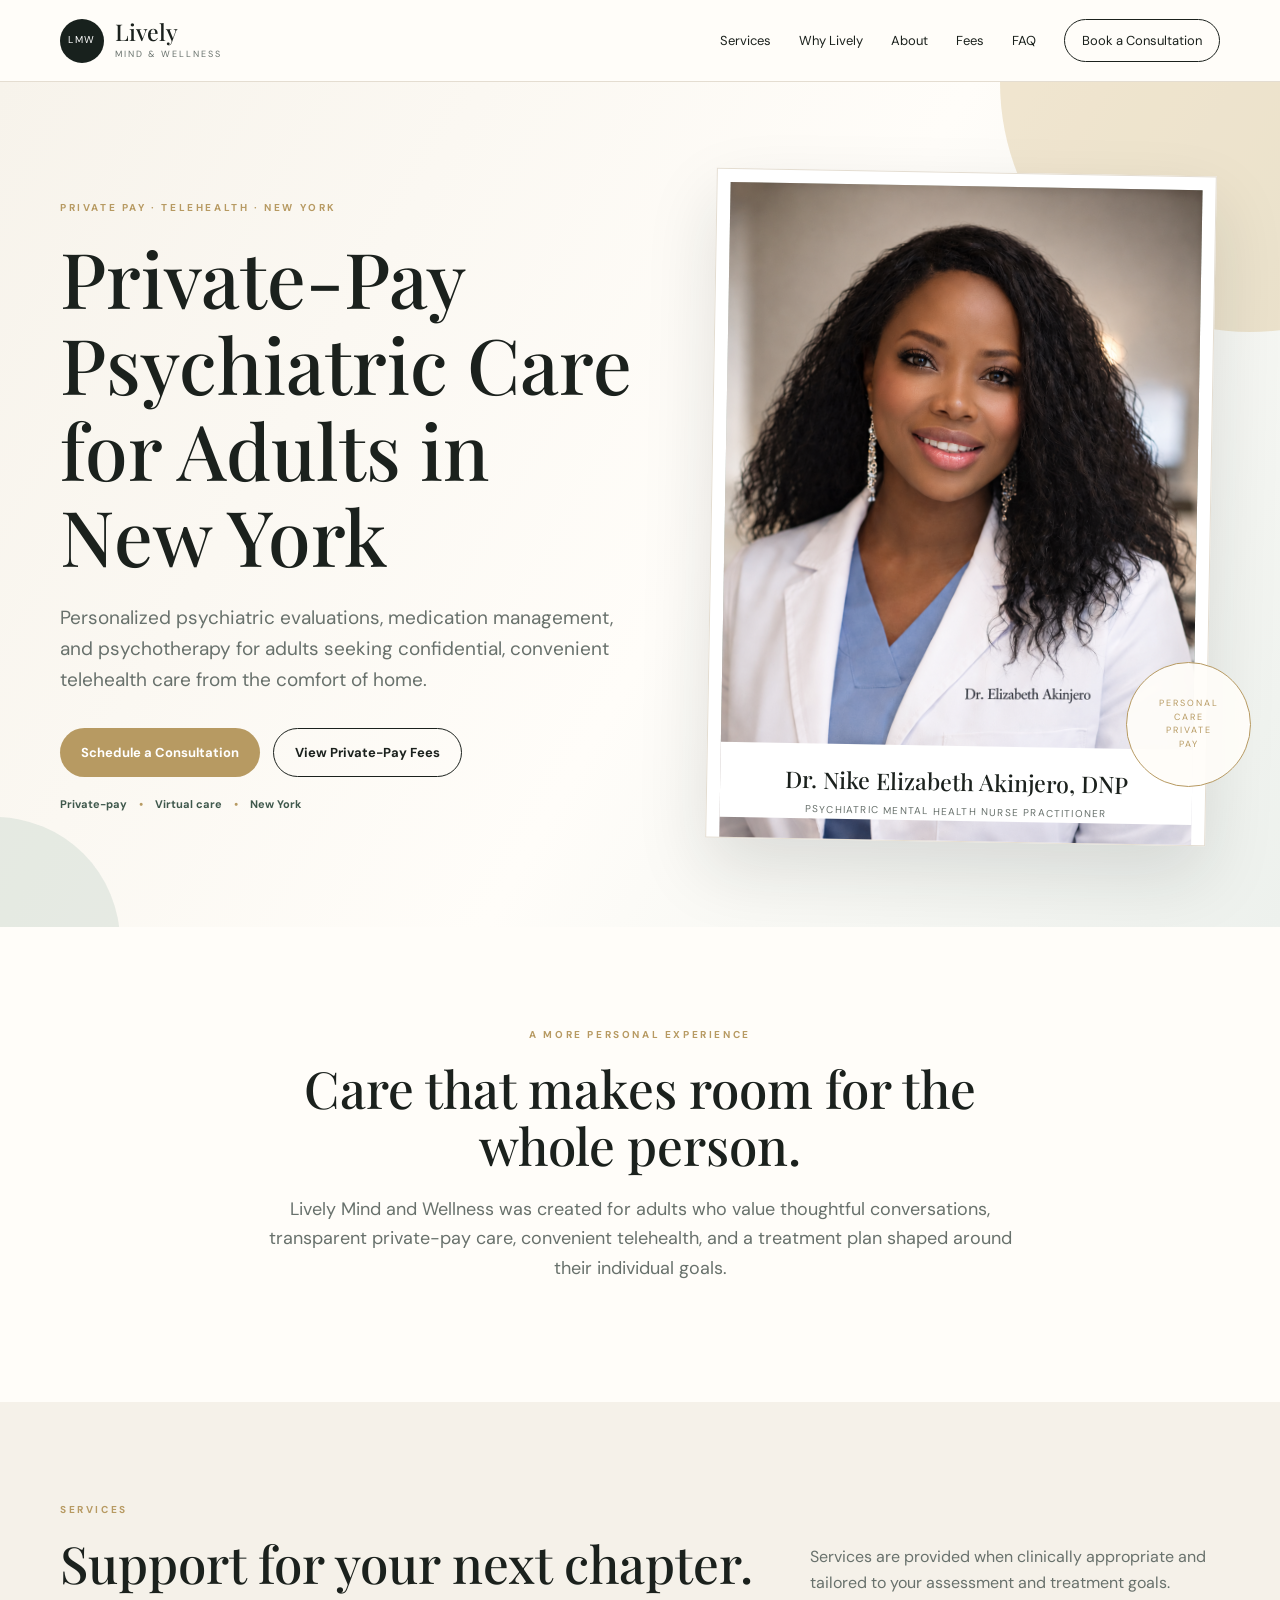
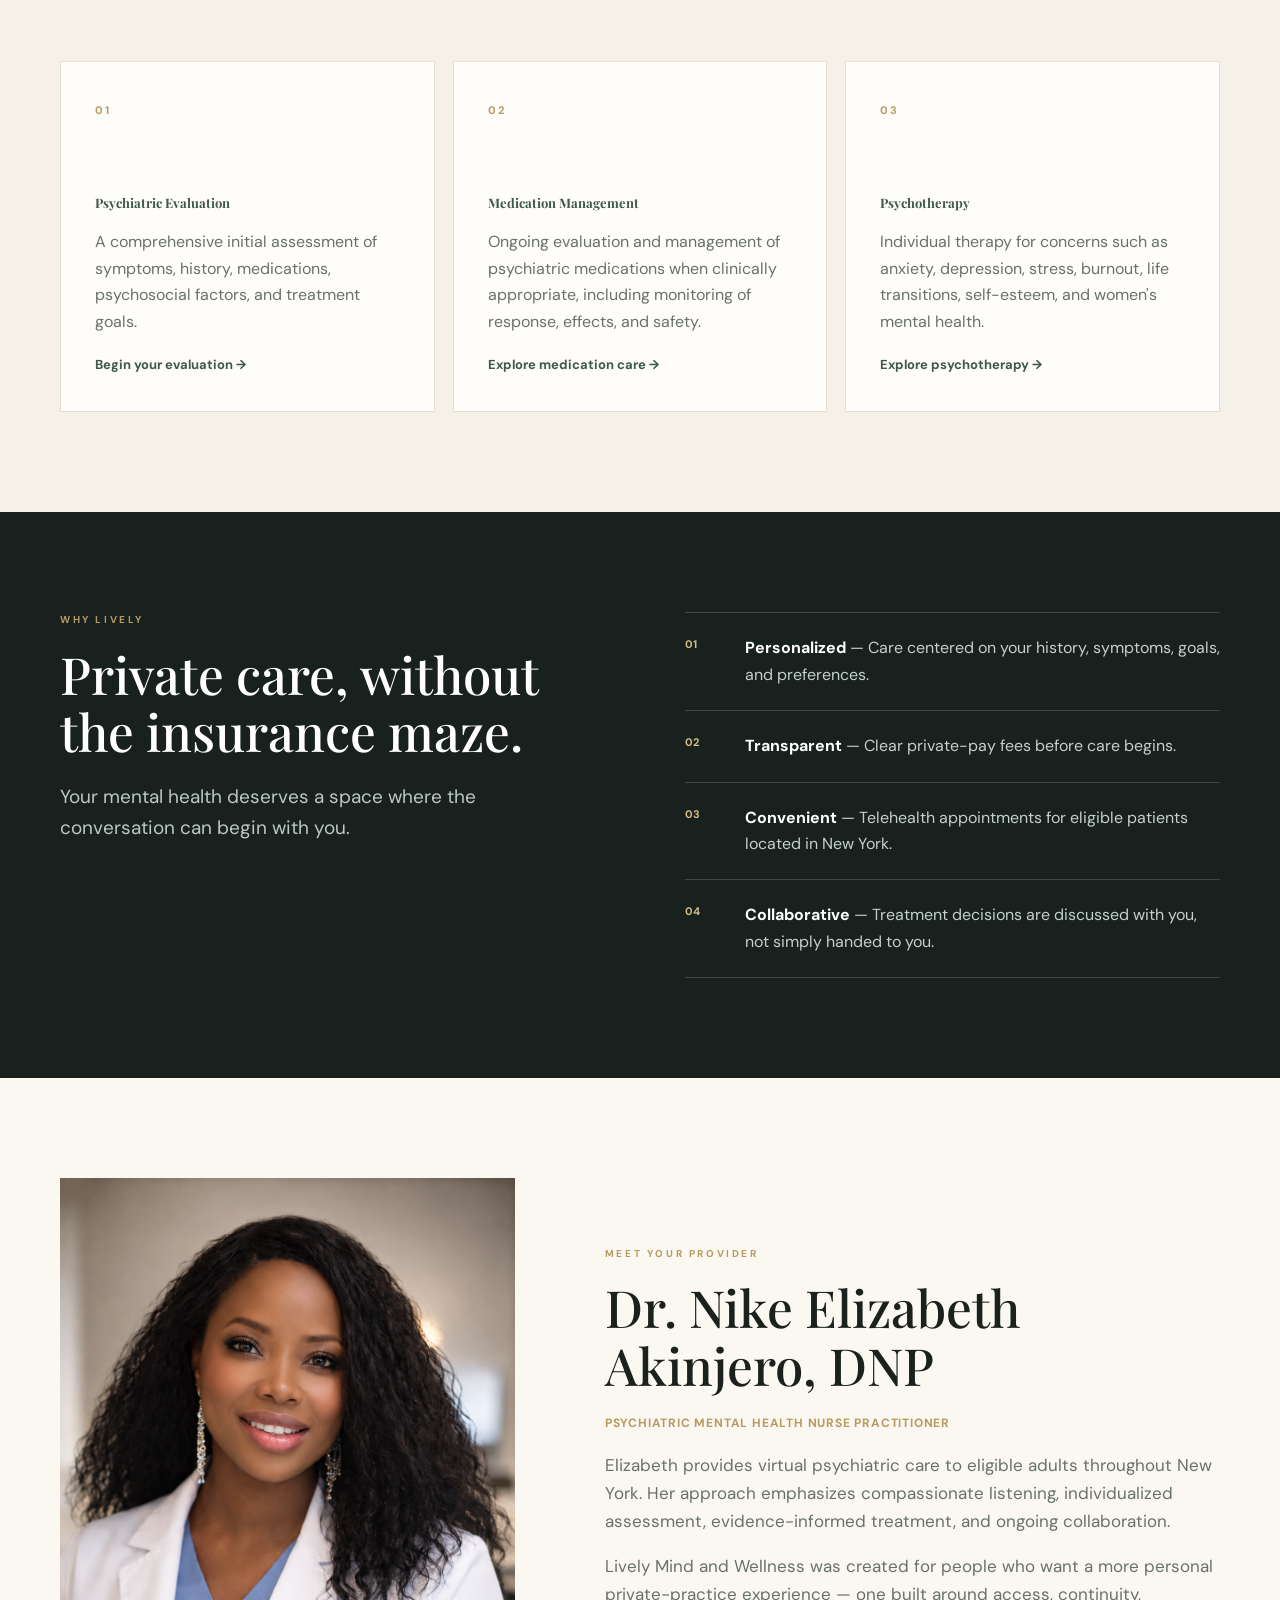
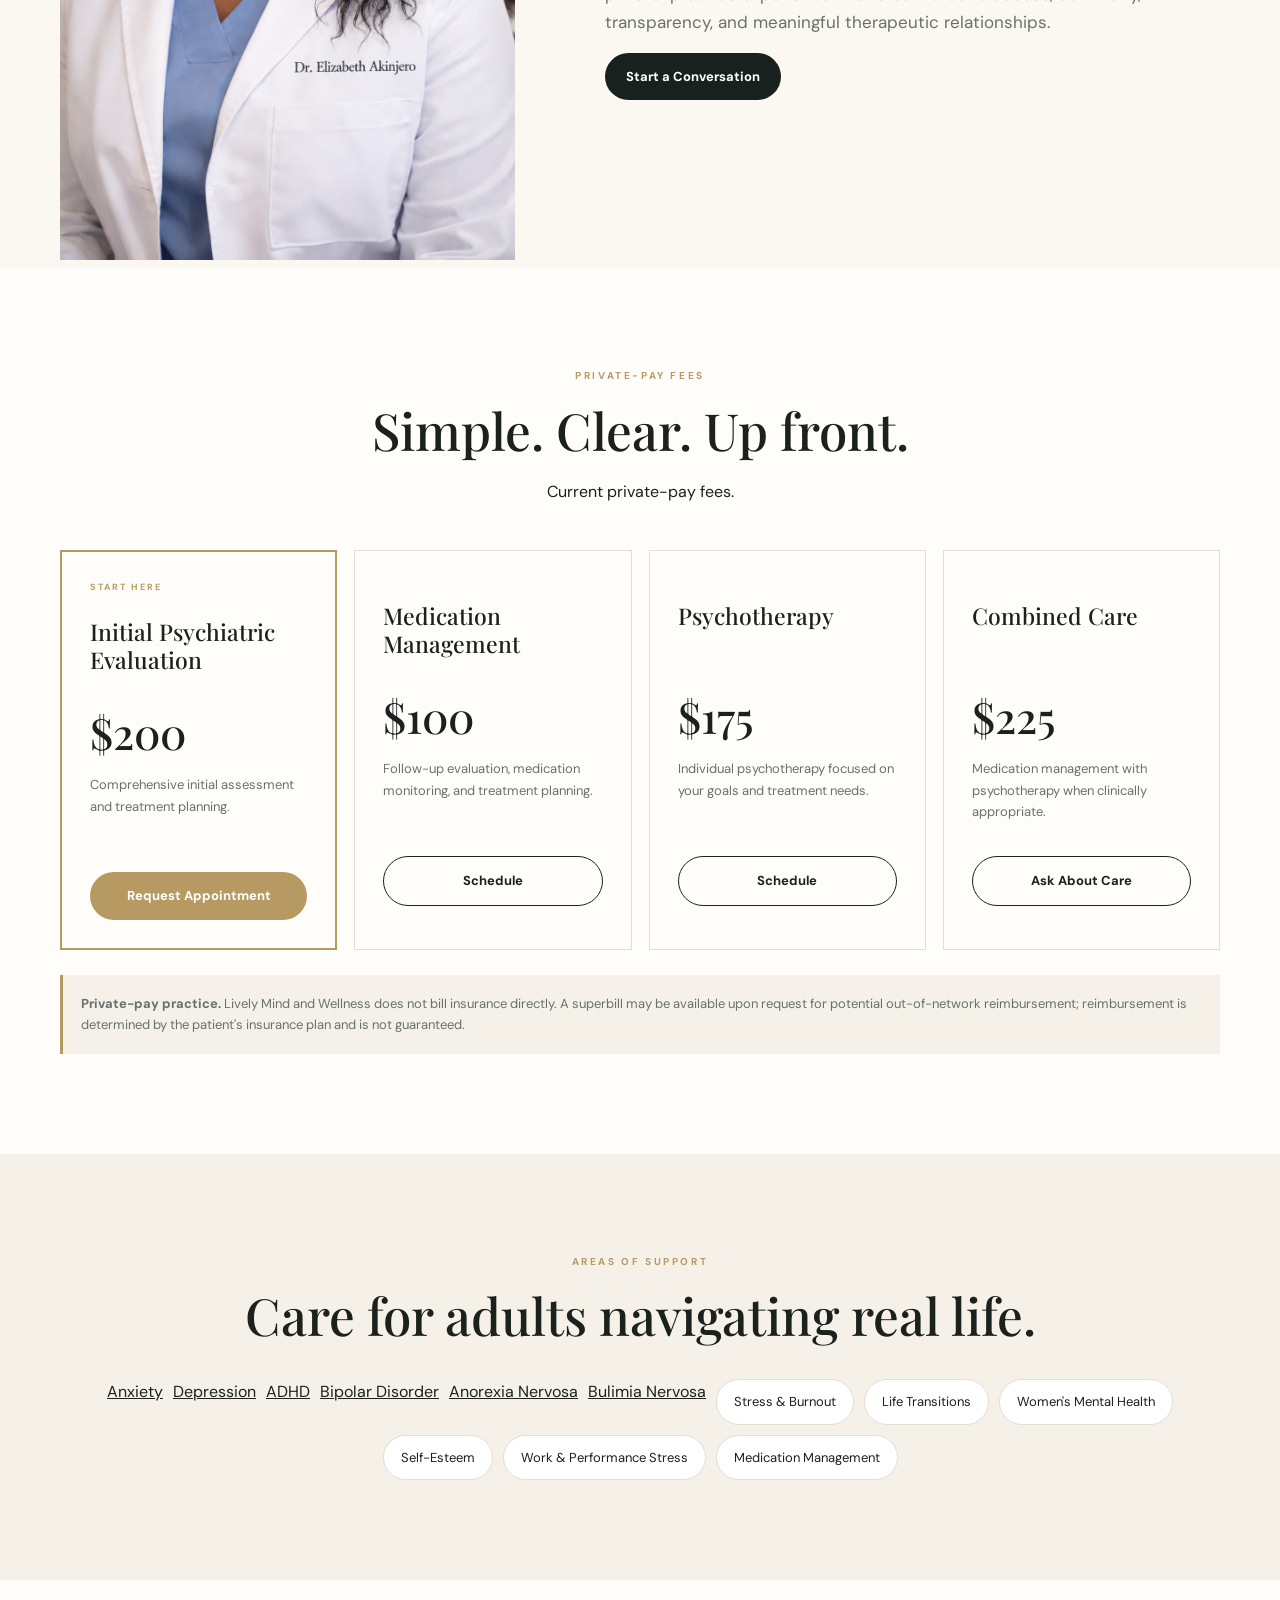
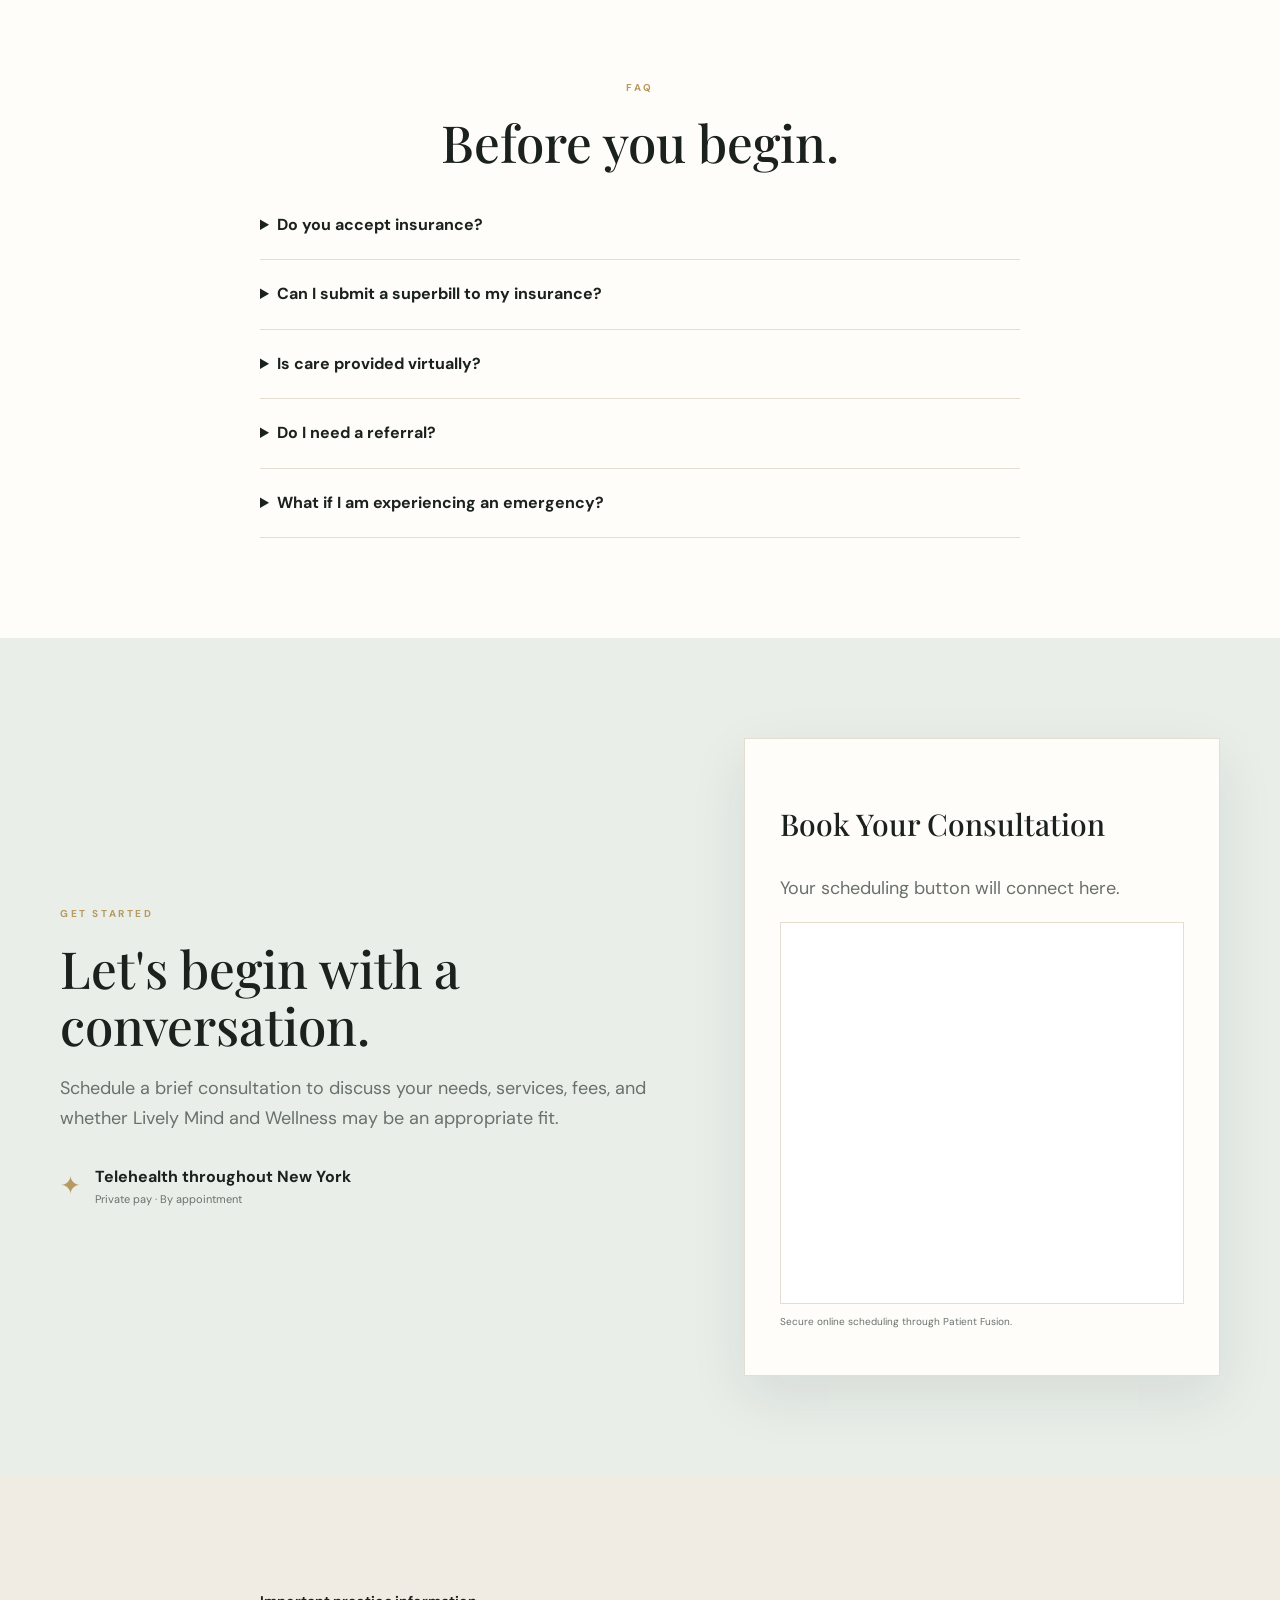
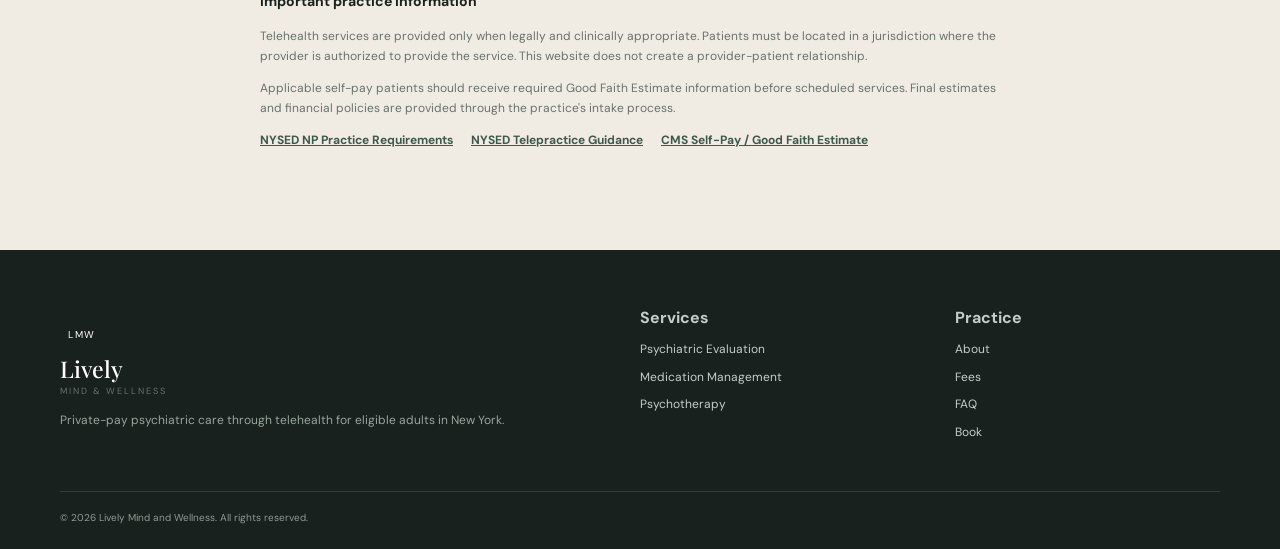
<file: index.html>
<!DOCTYPE html>
<html lang="en">
<head>
<meta charset="UTF-8"><meta name="viewport" content="width=device-width, initial-scale=1.0">
<meta name="description" content="Private-pay telehealth psychiatric care for adults in New York. Dr. Nike Elizabeth Akinjero, DNP provides psychiatric evaluations, medication management, psychotherapy, and personalized mental health care.">
<title>Private-Pay Psychiatric Care in New York | Lively Mind and Wellness</title>
<link rel="canonical" href="https://livelymentalhealth.org/">
<link rel="preconnect" href="https://fonts.googleapis.com"><link rel="preconnect" href="https://fonts.gstatic.com" crossorigin>
<link href="https://fonts.googleapis.com/css2?family=DM+Sans:wght@400;500;600;700&family=Playfair+Display:ital,wght@400;500;600&display=swap" rel="stylesheet"><link rel="stylesheet" href="styles.css">
<script type="application/ld+json">
{
  "@context":"https://schema.org",
  "@type":"MedicalBusiness",
  "name":"Lively Mind and Wellness",
  "url":"https://livelymentalhealth.org/",
  "description":"Private-pay telehealth psychiatric care for eligible adults located in New York.",
  "provider":{
    "@type":"Person",
    "name":"Dr. Nike Elizabeth Akinjero, DNP",
    "jobTitle":"Psychiatric Mental Health Nurse Practitioner"
  },
  "areaServed":{
    "@type":"State",
    "name":"New York"
  },
  "medicalSpecialty":"Psychiatry"
}
</script>
<script async src="https://www.googletagmanager.com/gtag/js?id=G-FXR1NEJF86"></script>
<script>
window.dataLayer = window.dataLayer || [];
function gtag(){dataLayer.push(arguments);}
gtag('js', new Date());
gtag('config', 'G-FXR1NEJF86');
</script>
</head>
<body>
<header class="header"><div class="container nav-wrap"><a class="logo" href="#top"><span class="logo-circle">LMW</span><span class="logo-type"><strong>Lively</strong><small>Mind &amp; Wellness</small></span></a><button class="menu" aria-label="Menu">☰</button><nav><a href="#services">Services</a><a href="#why">Why Lively</a><a href="#about">About</a><a href="#fees">Fees</a><a href="#faq">FAQ</a><a class="nav-book" href="#book">Book a Consultation</a></nav></div></header>
<main id="top">
<section class="hero"><div class="hero-orb orb-one"></div><div class="hero-orb orb-two"></div><div class="container hero-grid"><div class="hero-copy"><div class="eyebrow">PRIVATE PAY · TELEHEALTH · NEW YORK</div><h1>Private-Pay Psychiatric Care for Adults in New York</h1><p class="hero-lead">Personalized psychiatric evaluations, medication management, and psychotherapy for adults seeking confidential, convenient telehealth care from the comfort of home.</p><div class="actions"><a class="btn gold" href="#book">Schedule a Consultation</a><a class="btn outline" href="#fees">View Private-Pay Fees</a></div><div class="micro-trust"><span>Private-pay</span><i>•</i><span>Virtual care</span><i>•</i><span>New York</span></div></div><div class="hero-visual"><div class="portrait-frame"><div class="portrait-placeholder"><span><img src="dr-elizabeth-akinjero.jpg.png" alt="Dr. Nike Elizabeth Akinjero" /></span></div><div class="portrait-caption"><span>Dr. Nike Elizabeth Akinjero, DNP</span><small>Psychiatric Mental Health Nurse Practitioner</small></div></div><div class="gold-stamp">PERSONAL<br>CARE<br>PRIVATE<br>PAY</div></div></div></section>
<section class="signature-intro"><div class="container narrow center"><div class="eyebrow">A MORE PERSONAL EXPERIENCE</div><h2>Care that makes room for the whole person.</h2><p>Lively Mind and Wellness was created for adults who value thoughtful conversations, transparent private-pay care, convenient telehealth, and a treatment plan shaped around their individual goals.</p></div></section>
<section id="services" class="services"><div class="container"><div class="section-top"><div><div class="eyebrow">SERVICES</div><h2>Support for your next chapter.</h2></div><p>Services are provided when clinically appropriate and tailored to your assessment and treatment goals.</p></div><div class="service-grid"><article class="service"><span class="number">01</span><h3><a href="psychiatric-evaluation-new-york.html">Psychiatric Evaluation</a></h3><p>A comprehensive initial assessment of symptoms, history, medications, psychosocial factors, and treatment goals.</p><a href="#book">Begin your evaluation →</a></article><article class="service"><span class="number">02</span><h3><a href="medication-management-new-york.html">Medication Management</a></h3><p>Ongoing evaluation and management of psychiatric medications when clinically appropriate, including monitoring of response, effects, and safety.</p><a href="#book">Explore medication care →</a></article><article class="service"><span class="number">03</span><h3><a href="psychotherapy-new-york.html">Psychotherapy</a></h3><p>Individual therapy for concerns such as anxiety, depression, stress, burnout, life transitions, self-esteem, and women's mental health.</p><a href="#book">Explore psychotherapy →</a></article></div></div></section>
<section id="why" class="why"><div class="container why-grid"><div><div class="eyebrow">WHY LIVELY</div><h2>Private care, without the insurance maze.</h2><p class="lead-dark">Your mental health deserves a space where the conversation can begin with you.</p></div><div class="benefits"><div><b>01</b><span><strong>Personalized</strong> — Care centered on your history, symptoms, goals, and preferences.</span></div><div><b>02</b><span><strong>Transparent</strong> — Clear private-pay fees before care begins.</span></div><div><b>03</b><span><strong>Convenient</strong> — Telehealth appointments for eligible patients located in New York.</span></div><div><b>04</b><span><strong>Collaborative</strong> — Treatment decisions are discussed with you, not simply handed to you.</span></div></div></div></section>
<section id="about" class="about"><div class="container about-grid"><div class="about-photo"><div class="portrait-placeholder tall"><span><img src="dr-elizabeth-akinjero.jpg.png" alt="Dr. Nike Elizabeth Akinjero" /></span></div></div><div class="about-copy"><div class="eyebrow">MEET YOUR PROVIDER</div><h2>Dr. Nike Elizabeth Akinjero, DNP</h2><div class="credential">Psychiatric Mental Health Nurse Practitioner</div><p>Elizabeth provides virtual psychiatric care to eligible adults throughout New York. Her approach emphasizes compassionate listening, individualized assessment, evidence-informed treatment, and ongoing collaboration.</p><p>Lively Mind and Wellness was created for people who want a more personal private-practice experience — one built around access, continuity, transparency, and meaningful therapeutic relationships.</p><a class="btn dark" href="#book">Start a Conversation</a></div></div></section>
<section id="fees" class="fees"><div class="container"><div class="center"><div class="eyebrow">PRIVATE-PAY FEES</div><h2>Simple. Clear. Up front.</h2><p class="muted">Current private-pay fees.</p></div><div class="price-grid"><article class="price featured"><small>START HERE</small><h3>Initial Psychiatric Evaluation</h3><div class="amount">$200</div><p>Comprehensive initial assessment and treatment planning.</p><a class="btn gold full" href="#book">Request Appointment</a></article><article class="price"><h3>Medication Management</h3><div class="amount">$100</div><p>Follow-up evaluation, medication monitoring, and treatment planning.</p><a class="btn outline full" href="#book">Schedule</a></article><article class="price"><h3>Psychotherapy</h3><div class="amount">$175</div><p>Individual psychotherapy focused on your goals and treatment needs.</p><a class="btn outline full" href="#book">Schedule</a></article><article class="price"><h3>Combined Care</h3><div class="amount">$225</div><p>Medication management with psychotherapy when clinically appropriate.</p><a class="btn outline full" href="#book">Ask About Care</a></article></div><div class="fee-box"><strong>Private-pay practice.</strong> Lively Mind and Wellness does not bill insurance directly. A superbill may be available upon request for potential out-of-network reimbursement; reimbursement is determined by the patient's insurance plan and is not guaranteed.</div></div></section>
<section class="focus"><div class="container center"><div class="eyebrow">AREAS OF SUPPORT</div><h2>Care for adults navigating real life.</h2><div class="pills"><a href="anxiety-treatment-new-york.html">Anxiety</a><a href="depression-treatment-new-york.html">Depression</a><a href="adhd-treatment-new-york.html">ADHD</a><a href="bipolar-disorder-treatment-new-york.html">Bipolar Disorder</a><a href="anorexia-treatment-new-york.html">Anorexia Nervosa</a><a href="bulimia-treatment-new-york.html">Bulimia Nervosa</a><span>Stress &amp; Burnout</span><span>Life Transitions</span><span>Women's Mental Health</span><span>Self-Esteem</span><span>Work & Performance Stress</span><span>Medication Management</span></div></div></section>
<section id="faq" class="faq"><div class="container narrow"><div class="center"><div class="eyebrow">FAQ</div><h2>Before you begin.</h2></div><details><summary>Do you accept insurance?</summary><p>No. Lively Mind and Wellness is a private-pay practice and does not bill insurance directly.</p></details><details><summary>Can I submit a superbill to my insurance?</summary><p>You may request a superbill for possible out-of-network reimbursement. Your insurance plan determines eligibility and reimbursement; reimbursement is not guaranteed.</p></details><details><summary>Is care provided virtually?</summary><p>Yes. Telehealth services are available for eligible patients located in New York, subject to clinical and legal requirements.</p></details><details><summary>Do I need a referral?</summary><p>No referral is required by the practice. Clinical appropriateness and intake requirements still apply.</p></details><details><summary>What if I am experiencing an emergency?</summary><p>Lively Mind and Wellness is not an emergency service. If you are in immediate danger or believe you may harm yourself or someone else, call 911 or go to the nearest emergency department. You may also call or text 988 in the U.S.</p></details></div></section>
<section id="book" class="book"><div class="container book-grid"><div><div class="eyebrow">GET STARTED</div><h2>Let's begin with a conversation.</h2><p>Schedule a brief consultation to discuss your needs, services, fees, and whether Lively Mind and Wellness may be an appropriate fit.</p><div class="contact-card"><span>✦</span><div><strong>Telehealth throughout New York</strong><small>Private pay · By appointment</small></div></div></div><div class="book-card"><h3>Book Your Consultation</h3><p class="muted">Your scheduling button will connect here.</p><div class="booking-embed"><iframe title="Book online appointments with NIKE AKINJERO | Patient Fusion" height="380" width="1190" frameborder="0" src="https://www.patientfusion.com/external/appointment/5c040939-0fbe-45f3-bfd0-f44b339d9855?origin=doctor"></iframe></div><p class="tiny">Secure online scheduling through Patient Fusion.</p></div></div></section>
<section class="legal"><div class="container narrow"><h3>Important practice information</h3><p>Telehealth services are provided only when legally and clinically appropriate. Patients must be located in a jurisdiction where the provider is authorized to provide the service. This website does not create a provider-patient relationship.</p><p>Applicable self-pay patients should receive required Good Faith Estimate information before scheduled services. Final estimates and financial policies are provided through the practice's intake process.</p><div class="legal-links"><a href="https://www.op.nysed.gov/professions/nurse-practitioners/professional-practice/practice-requirements" target="_blank">NYSED NP Practice Requirements</a><a href="https://www.op.nysed.gov/telepractice-guidance" target="_blank">NYSED Telepractice Guidance</a><a href="https://www.cms.gov/initiatives/your-patient-rights/medical-bill-rights/know-your-medical-bill-rights/know-your-medical-bill-rights-when-not-using-insurance" target="_blank">CMS Self-Pay / Good Faith Estimate</a></div></div></section>
</main>
<footer><div class="container footer-grid"><div><a class="logo footer-logo" href="#top"><span class="logo-circle">LMW</span><span class="logo-type"><strong>Lively</strong><small>Mind &amp; Wellness</small></span></a><p>Private-pay psychiatric care through telehealth for eligible adults in New York.</p></div><div><strong>Services</strong><a href="psychiatric-evaluation-new-york.html">Psychiatric Evaluation</a><a href="medication-management-new-york.html">Medication Management</a><a href="psychotherapy-new-york.html">Psychotherapy</a></div><div><strong>Practice</strong><a href="#about">About</a><a href="#fees">Fees</a><a href="#faq">FAQ</a><a href="#book">Book</a></div></div><div class="container copyright">© <span id="year"></span> Lively Mind and Wellness. All rights reserved.</div></footer><script src="script.js"></script>
</body></html>
</file>
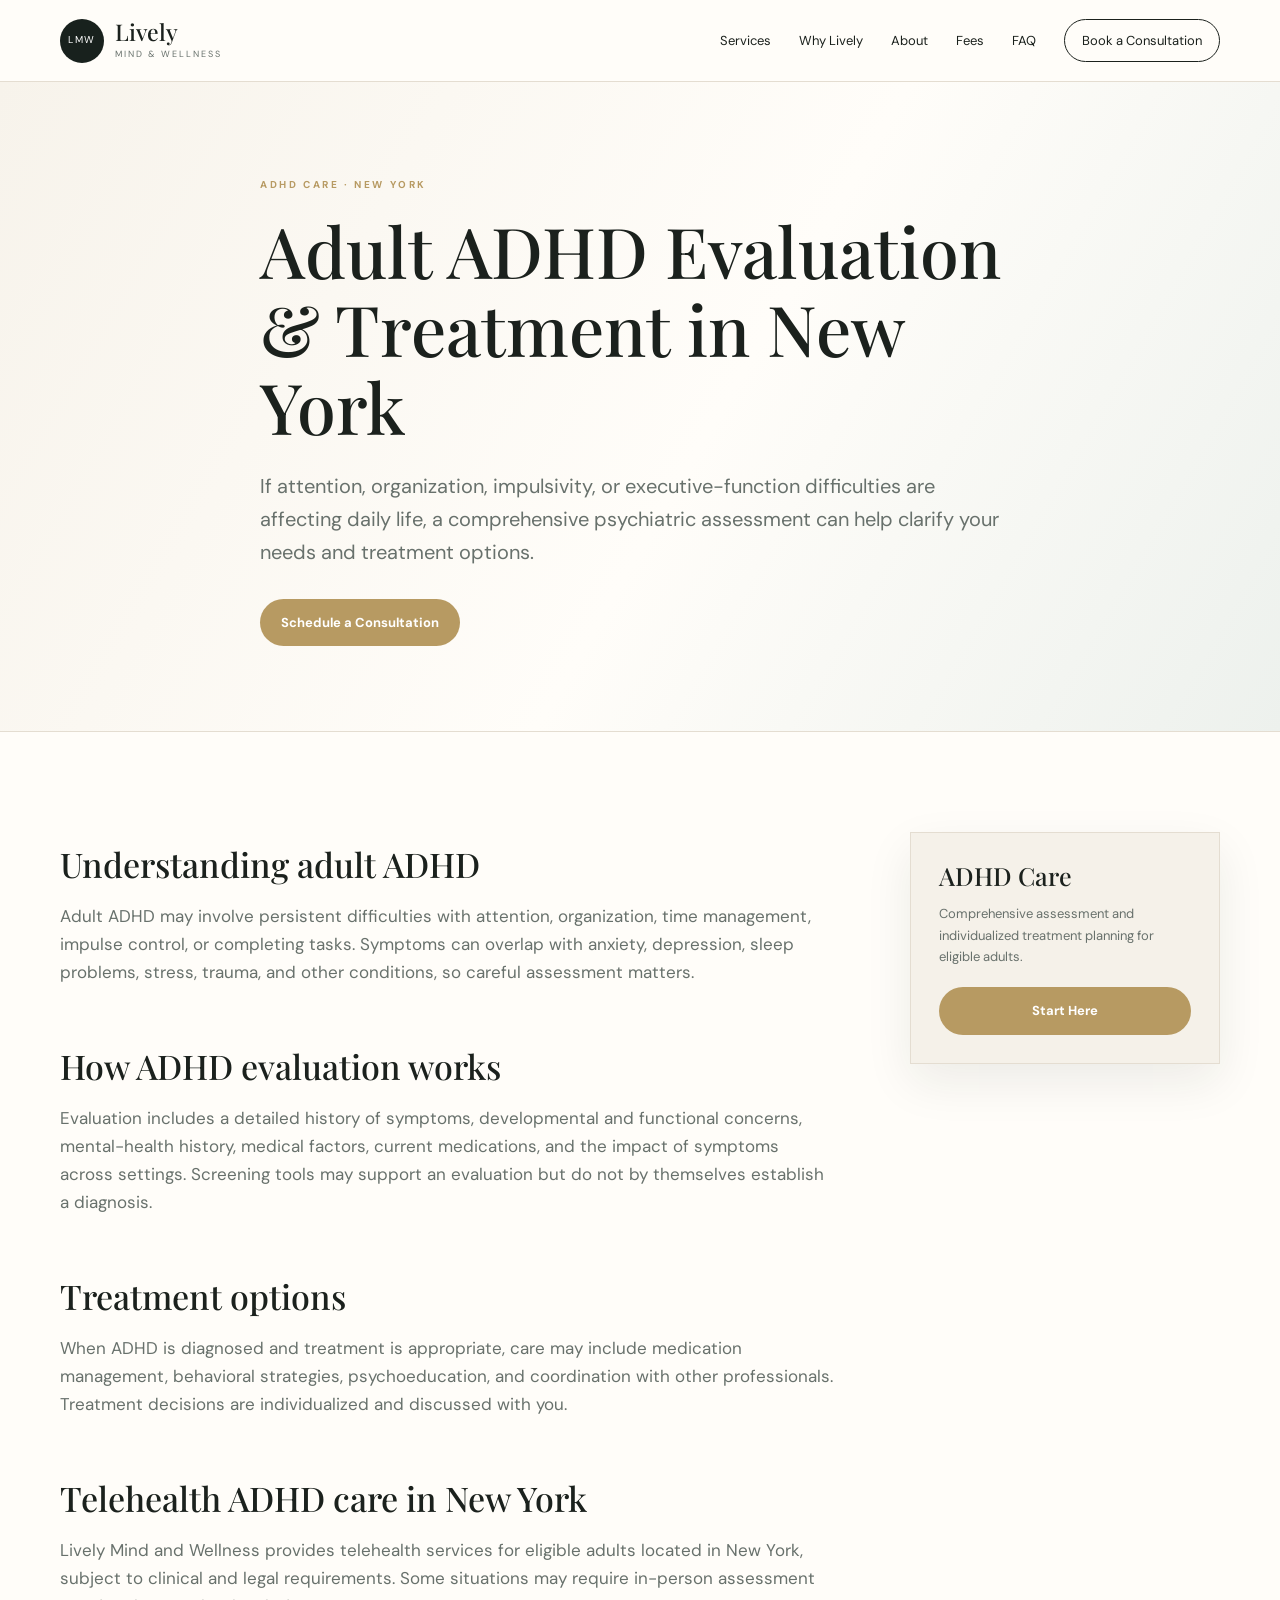
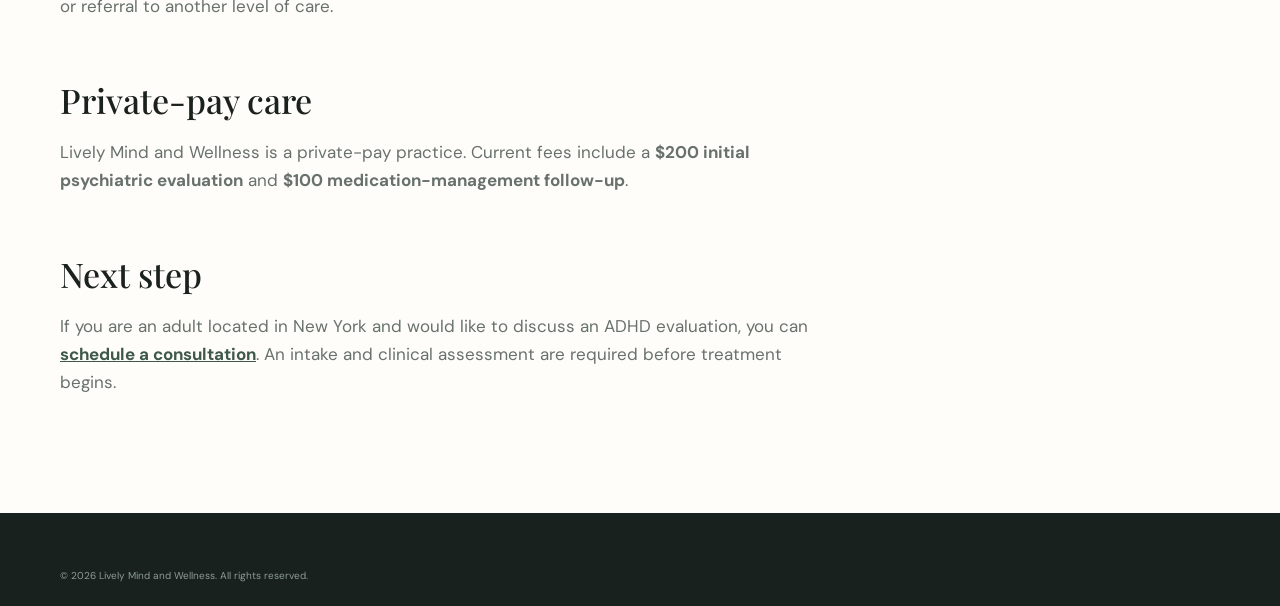
<file: adhd-treatment-new-york.html>
<!DOCTYPE html>
<html lang="en"><head><meta charset="UTF-8"><meta name="viewport" content="width=device-width,initial-scale=1.0">
<title>ADHD Treatment in New York | Lively Mind and Wellness</title>
<link rel="canonical" href="https://livelymentalhealth.org/adhd-treatment-new-york.html">
<meta name="description" content="Private-pay telehealth psychiatric care for adults in New York seeking evaluation and treatment for ADHD. Learn about assessment, medication management, and supportive care.">
<link rel="preconnect" href="https://fonts.googleapis.com"><link rel="preconnect" href="https://fonts.gstatic.com" crossorigin><link href="https://fonts.googleapis.com/css2?family=DM+Sans:wght@400;500;600;700&family=Playfair+Display:ital,wght@400;500;600&display=swap" rel="stylesheet"><link rel="stylesheet" href="styles.css"><script async src="https://www.googletagmanager.com/gtag/js?id=G-FXR1NEJF86"></script><script>window.dataLayer=window.dataLayer||[];function gtag(){dataLayer.push(arguments);}gtag("js",new Date());gtag("config","G-FXR1NEJF86");</script></head>
<body><header class="header"><div class="container nav-wrap"><a class="logo" href="index.html"><span class="logo-circle">LMW</span><span class="logo-type"><strong>Lively</strong><small>Mind &amp; Wellness</small></span></a><nav><a href="index.html#services">Services</a><a href="index.html#why">Why Lively</a><a href="index.html#about">About</a><a href="index.html#fees">Fees</a><a href="index.html#faq">FAQ</a><a class="nav-book" href="index.html#book">Book a Consultation</a></nav></div></header>
<main><section class="seo-hero"><div class="container narrow"><div class="eyebrow">ADHD CARE · NEW YORK</div><h1>Adult ADHD Evaluation & Treatment in New York</h1><p class="seo-lead">If attention, organization, impulsivity, or executive-function difficulties are affecting daily life, a comprehensive psychiatric assessment can help clarify your needs and treatment options.</p><a class="btn gold" href="index.html#book">Schedule a Consultation</a></div></section>
<section class="seo-content"><div class="container seo-layout"><article><h2>Understanding adult ADHD</h2><p>Adult ADHD may involve persistent difficulties with attention, organization, time management, impulse control, or completing tasks. Symptoms can overlap with anxiety, depression, sleep problems, stress, trauma, and other conditions, so careful assessment matters.</p><h2>How ADHD evaluation works</h2><p>Evaluation includes a detailed history of symptoms, developmental and functional concerns, mental-health history, medical factors, current medications, and the impact of symptoms across settings. Screening tools may support an evaluation but do not by themselves establish a diagnosis.</p><h2>Treatment options</h2><p>When ADHD is diagnosed and treatment is appropriate, care may include medication management, behavioral strategies, psychoeducation, and coordination with other professionals. Treatment decisions are individualized and discussed with you.</p><h2>Telehealth ADHD care in New York</h2><p>Lively Mind and Wellness provides telehealth services for eligible adults located in New York, subject to clinical and legal requirements. Some situations may require in-person assessment or referral to another level of care.</p><h2>Private-pay care</h2><p>Lively Mind and Wellness is a private-pay practice. Current fees include a <strong>$200 initial psychiatric evaluation</strong> and <strong>$100 medication-management follow-up</strong>.</p><h2>Next step</h2><p>If you are an adult located in New York and would like to discuss an ADHD evaluation, you can <a href="index.html#book">schedule a consultation</a>. An intake and clinical assessment are required before treatment begins.</p></article><aside class="seo-aside"><div><strong>ADHD Care</strong><p>Comprehensive assessment and individualized treatment planning for eligible adults.</p><a class="btn gold full" href="index.html#book">Start Here</a></div></aside></div></section></main>
<footer><div class="container copyright-only">© <span id="year"></span> Lively Mind and Wellness. All rights reserved.</div></footer><script>document.getElementById('year').textContent=new Date().getFullYear();</script></body></html>
</file>
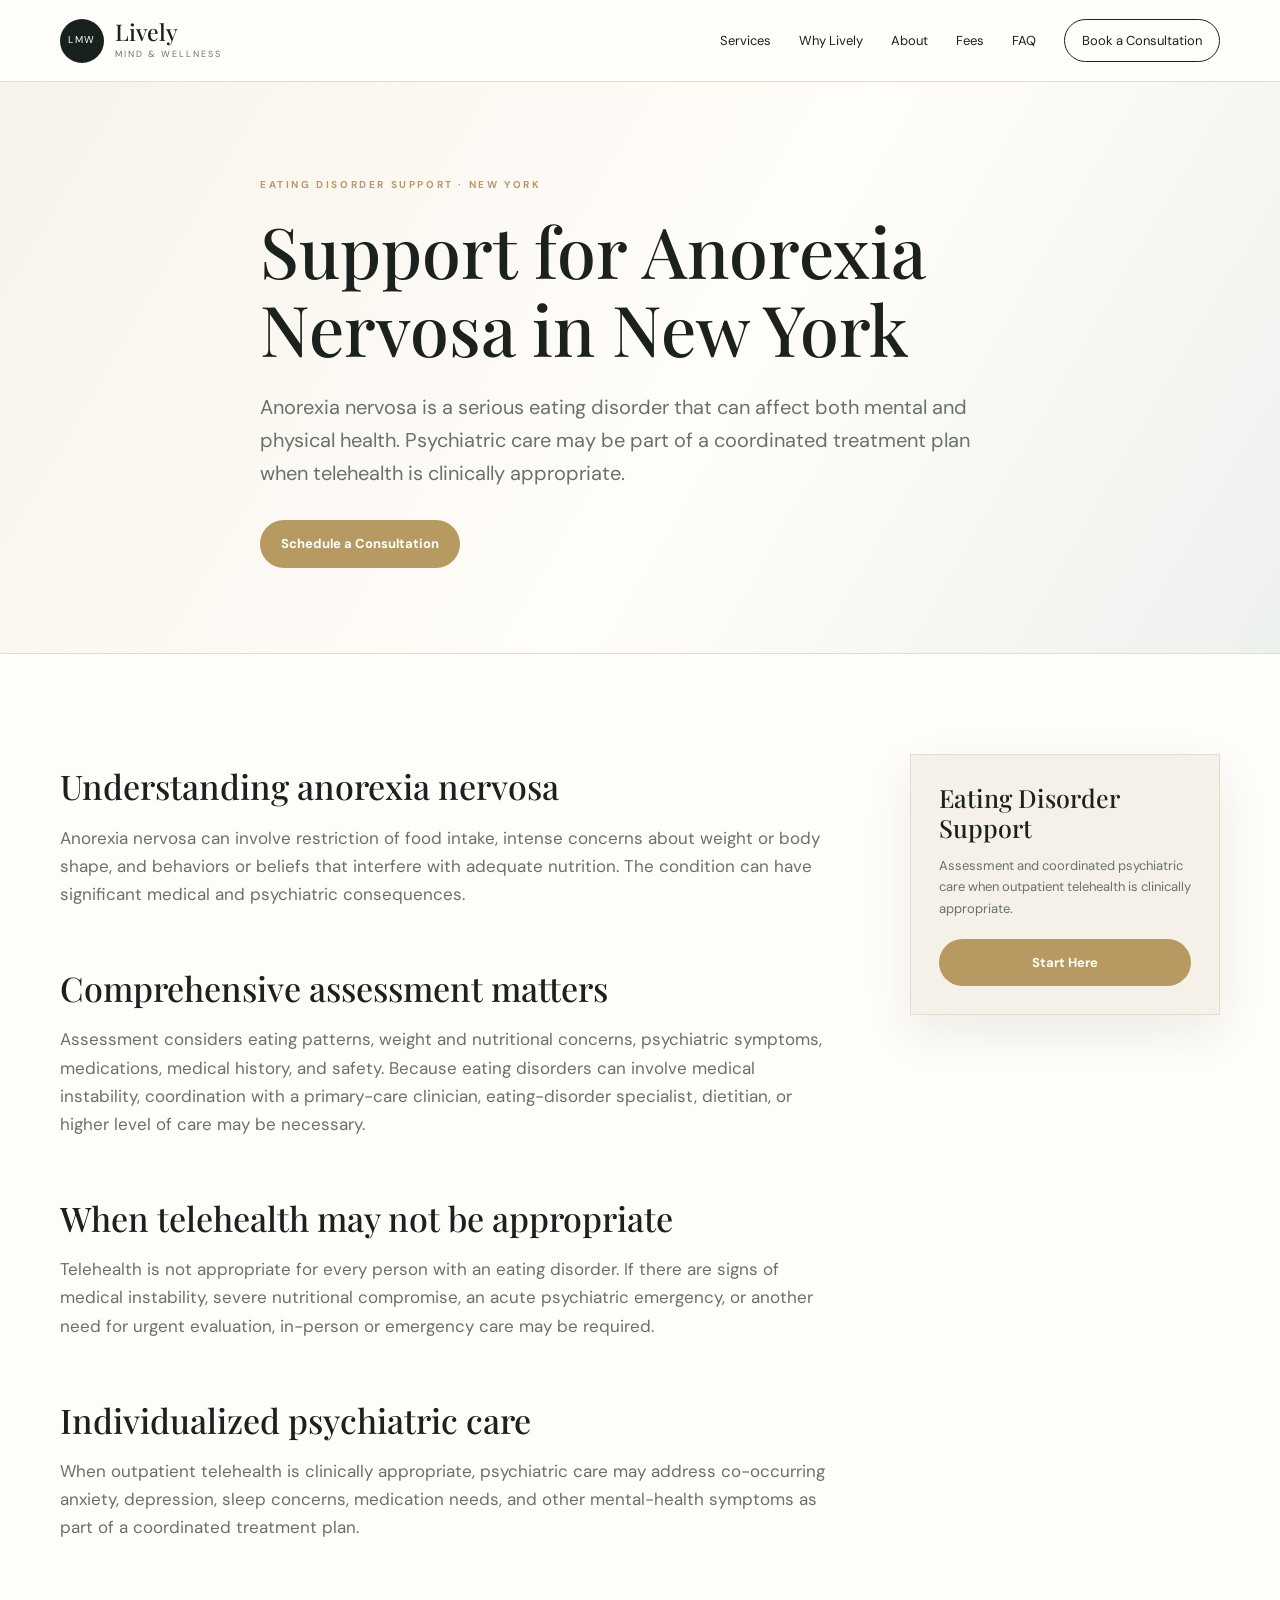
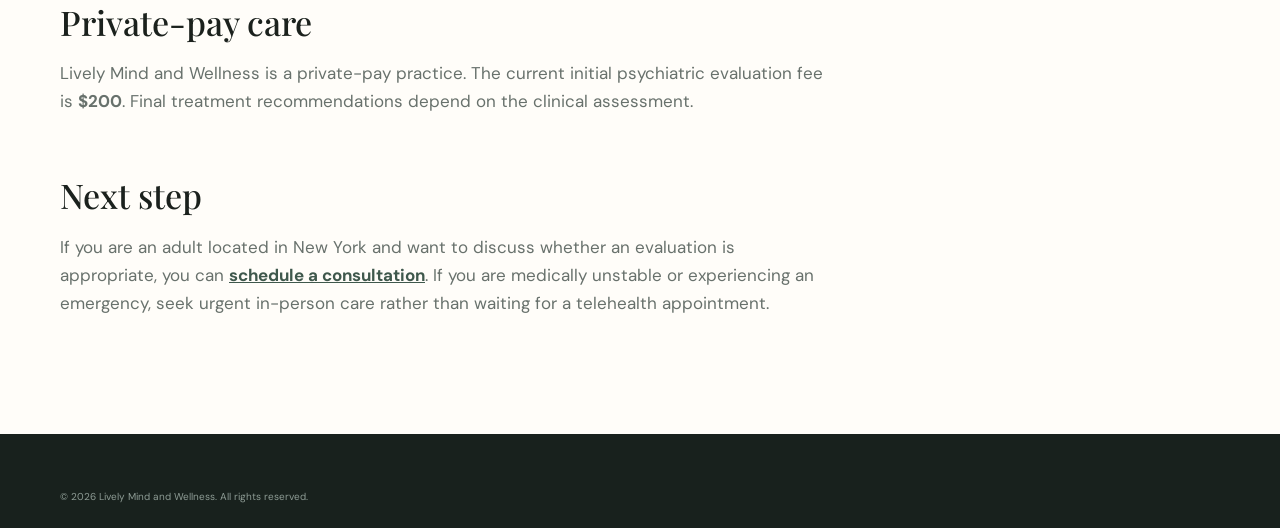
<file: anorexia-treatment-new-york.html>
<!DOCTYPE html>
<html lang="en"><head><meta charset="UTF-8"><meta name="viewport" content="width=device-width,initial-scale=1.0">
<title>Anorexia Nervosa Support in New York | Lively Mind and Wellness</title>
<link rel="canonical" href="https://livelymentalhealth.org/anorexia-treatment-new-york.html">
<meta name="description" content="Learn about psychiatric assessment and treatment considerations for adults in New York experiencing anorexia nervosa. Lively Mind and Wellness offers private-pay telehealth when clinically appropriate.">
<link rel="preconnect" href="https://fonts.googleapis.com"><link rel="preconnect" href="https://fonts.gstatic.com" crossorigin><link href="https://fonts.googleapis.com/css2?family=DM+Sans:wght@400;500;600;700&family=Playfair+Display:ital,wght@400;500;600&display=swap" rel="stylesheet"><link rel="stylesheet" href="styles.css"><script async src="https://www.googletagmanager.com/gtag/js?id=G-FXR1NEJF86"></script><script>window.dataLayer=window.dataLayer||[];function gtag(){dataLayer.push(arguments);}gtag("js",new Date());gtag("config","G-FXR1NEJF86");</script></head>
<body><header class="header"><div class="container nav-wrap"><a class="logo" href="index.html"><span class="logo-circle">LMW</span><span class="logo-type"><strong>Lively</strong><small>Mind &amp; Wellness</small></span></a><nav><a href="index.html#services">Services</a><a href="index.html#why">Why Lively</a><a href="index.html#about">About</a><a href="index.html#fees">Fees</a><a href="index.html#faq">FAQ</a><a class="nav-book" href="index.html#book">Book a Consultation</a></nav></div></header>
<main><section class="seo-hero"><div class="container narrow"><div class="eyebrow">EATING DISORDER SUPPORT · NEW YORK</div><h1>Support for Anorexia Nervosa in New York</h1><p class="seo-lead">Anorexia nervosa is a serious eating disorder that can affect both mental and physical health. Psychiatric care may be part of a coordinated treatment plan when telehealth is clinically appropriate.</p><a class="btn gold" href="index.html#book">Schedule a Consultation</a></div></section>
<section class="seo-content"><div class="container seo-layout"><article><h2>Understanding anorexia nervosa</h2><p>Anorexia nervosa can involve restriction of food intake, intense concerns about weight or body shape, and behaviors or beliefs that interfere with adequate nutrition. The condition can have significant medical and psychiatric consequences.</p><h2>Comprehensive assessment matters</h2><p>Assessment considers eating patterns, weight and nutritional concerns, psychiatric symptoms, medications, medical history, and safety. Because eating disorders can involve medical instability, coordination with a primary-care clinician, eating-disorder specialist, dietitian, or higher level of care may be necessary.</p><h2>When telehealth may not be appropriate</h2><p>Telehealth is not appropriate for every person with an eating disorder. If there are signs of medical instability, severe nutritional compromise, an acute psychiatric emergency, or another need for urgent evaluation, in-person or emergency care may be required.</p><h2>Individualized psychiatric care</h2><p>When outpatient telehealth is clinically appropriate, psychiatric care may address co-occurring anxiety, depression, sleep concerns, medication needs, and other mental-health symptoms as part of a coordinated treatment plan.</p><h2>Private-pay care</h2><p>Lively Mind and Wellness is a private-pay practice. The current initial psychiatric evaluation fee is <strong>$200</strong>. Final treatment recommendations depend on the clinical assessment.</p><h2>Next step</h2><p>If you are an adult located in New York and want to discuss whether an evaluation is appropriate, you can <a href="index.html#book">schedule a consultation</a>. If you are medically unstable or experiencing an emergency, seek urgent in-person care rather than waiting for a telehealth appointment.</p></article><aside class="seo-aside"><div><strong>Eating Disorder Support</strong><p>Assessment and coordinated psychiatric care when outpatient telehealth is clinically appropriate.</p><a class="btn gold full" href="index.html#book">Start Here</a></div></aside></div></section></main>
<footer><div class="container copyright-only">© <span id="year"></span> Lively Mind and Wellness. All rights reserved.</div></footer><script>document.getElementById('year').textContent=new Date().getFullYear();</script></body></html>
</file>
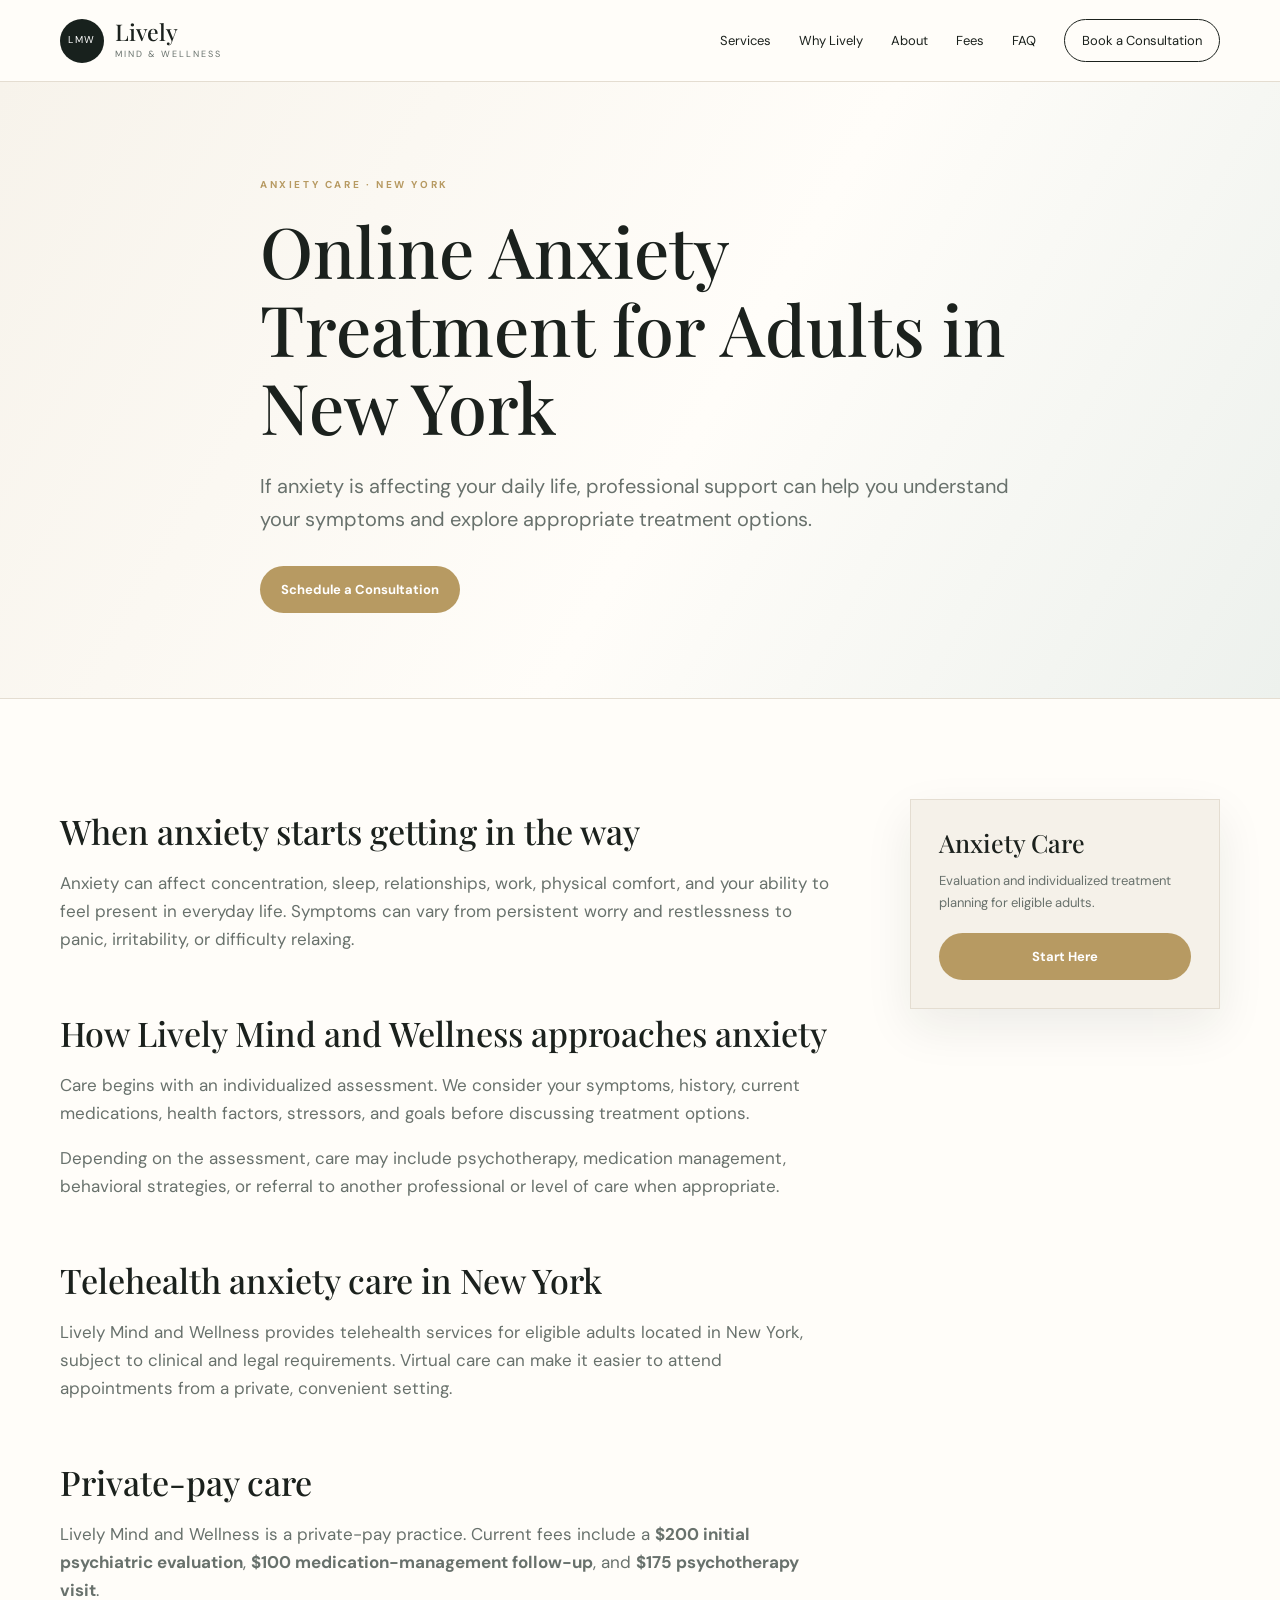
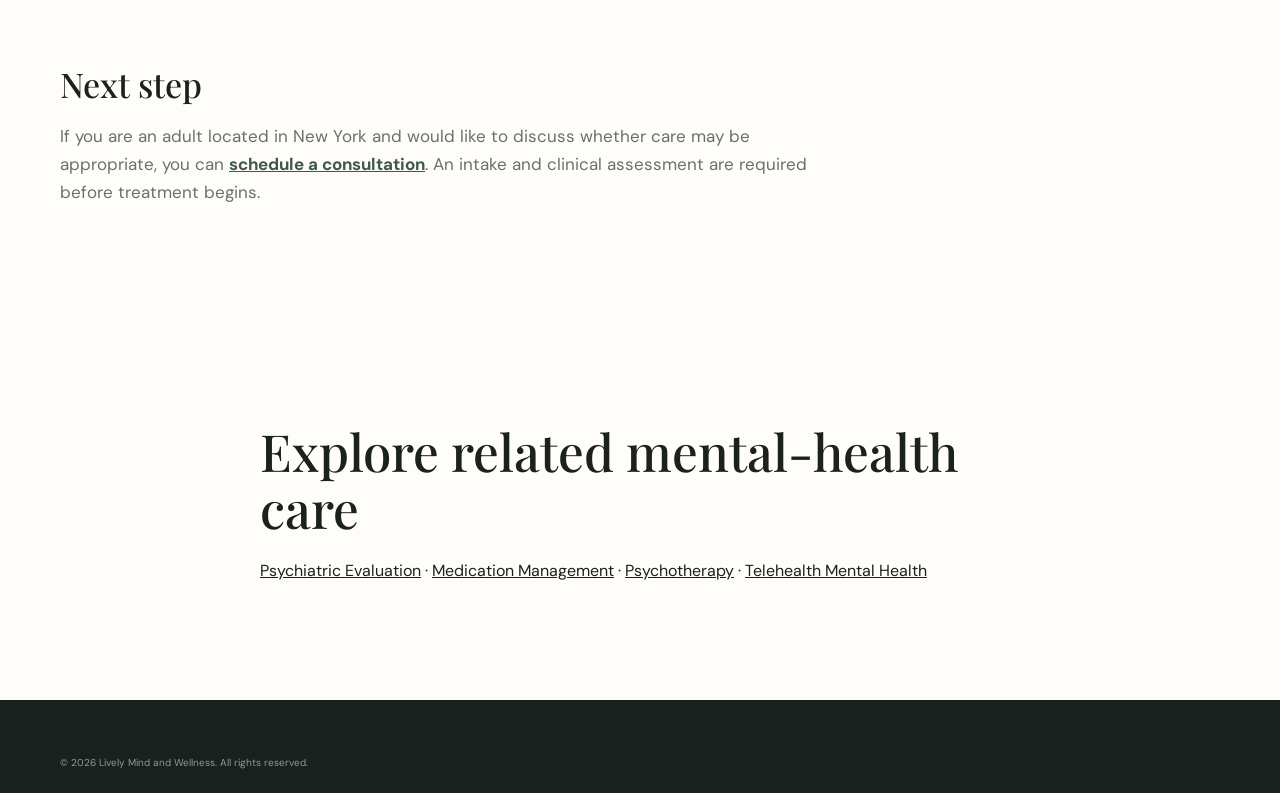
<file: anxiety-treatment-new-york.html>
<!DOCTYPE html>
<html lang="en"><head><meta charset="UTF-8"><meta name="viewport" content="width=device-width,initial-scale=1.0">
<title>Anxiety Treatment in New York | Lively Mind and Wellness</title>
<link rel="canonical" href="https://livelymentalhealth.org/anxiety-treatment-new-york.html">
<meta name="description" content="Private-pay telehealth mental-health care for adults in New York experiencing anxiety. Learn about psychiatric evaluation, therapy, and medication-management options.">
<link rel="preconnect" href="https://fonts.googleapis.com"><link rel="preconnect" href="https://fonts.gstatic.com" crossorigin><link href="https://fonts.googleapis.com/css2?family=DM+Sans:wght@400;500;600;700&family=Playfair+Display:ital,wght@400;500;600&display=swap" rel="stylesheet"><link rel="stylesheet" href="styles.css"><script async src="https://www.googletagmanager.com/gtag/js?id=G-FXR1NEJF86"></script><script>window.dataLayer=window.dataLayer||[];function gtag(){dataLayer.push(arguments);}gtag("js",new Date());gtag("config","G-FXR1NEJF86");</script></head>
<body><header class="header"><div class="container nav-wrap"><a class="logo" href="index.html"><span class="logo-circle">LMW</span><span class="logo-type"><strong>Lively</strong><small>Mind &amp; Wellness</small></span></a><nav><a href="index.html#services">Services</a><a href="index.html#why">Why Lively</a><a href="index.html#about">About</a><a href="index.html#fees">Fees</a><a href="index.html#faq">FAQ</a><a class="nav-book" href="index.html#book">Book a Consultation</a></nav></div></header>
<main><section class="seo-hero"><div class="container narrow"><div class="eyebrow">ANXIETY CARE · NEW YORK</div><h1>Online Anxiety Treatment for Adults in New York</h1><p class="seo-lead">If anxiety is affecting your daily life, professional support can help you understand your symptoms and explore appropriate treatment options.</p><a class="btn gold" href="index.html#book">Schedule a Consultation</a></div></section>
<section class="seo-content"><div class="container seo-layout"><article><h2>When anxiety starts getting in the way</h2><p>Anxiety can affect concentration, sleep, relationships, work, physical comfort, and your ability to feel present in everyday life. Symptoms can vary from persistent worry and restlessness to panic, irritability, or difficulty relaxing.</p><h2>How Lively Mind and Wellness approaches anxiety</h2><p>Care begins with an individualized assessment. We consider your symptoms, history, current medications, health factors, stressors, and goals before discussing treatment options.</p><p>Depending on the assessment, care may include psychotherapy, medication management, behavioral strategies, or referral to another professional or level of care when appropriate.</p><h2>Telehealth anxiety care in New York</h2><p>Lively Mind and Wellness provides telehealth services for eligible adults located in New York, subject to clinical and legal requirements. Virtual care can make it easier to attend appointments from a private, convenient setting.</p><h2>Private-pay care</h2><p>Lively Mind and Wellness is a private-pay practice. Current fees include a <strong>$200 initial psychiatric evaluation</strong>, <strong>$100 medication-management follow-up</strong>, and <strong>$175 psychotherapy visit</strong>.</p><h2>Next step</h2><p>If you are an adult located in New York and would like to discuss whether care may be appropriate, you can <a href="index.html#book">schedule a consultation</a>. An intake and clinical assessment are required before treatment begins.</p></article><aside class="seo-aside"><div><strong>Anxiety Care</strong><p>Evaluation and individualized treatment planning for eligible adults.</p><a class="btn gold full" href="index.html#book">Start Here</a></div></aside></div></section><section class="seo-content"><div class="container narrow"><h2>Explore related mental-health care</h2><p><a href="psychiatric-evaluation-new-york.html">Psychiatric Evaluation</a> · <a href="medication-management-new-york.html">Medication Management</a> · <a href="psychotherapy-new-york.html">Psychotherapy</a> · <a href="telehealth-mental-health-new-york.html">Telehealth Mental Health</a></p></div></section></main>
<footer><div class="container copyright-only">© <span id="year"></span> Lively Mind and Wellness. All rights reserved.</div></footer><script>document.getElementById('year').textContent=new Date().getFullYear();</script></body></html>
</file>
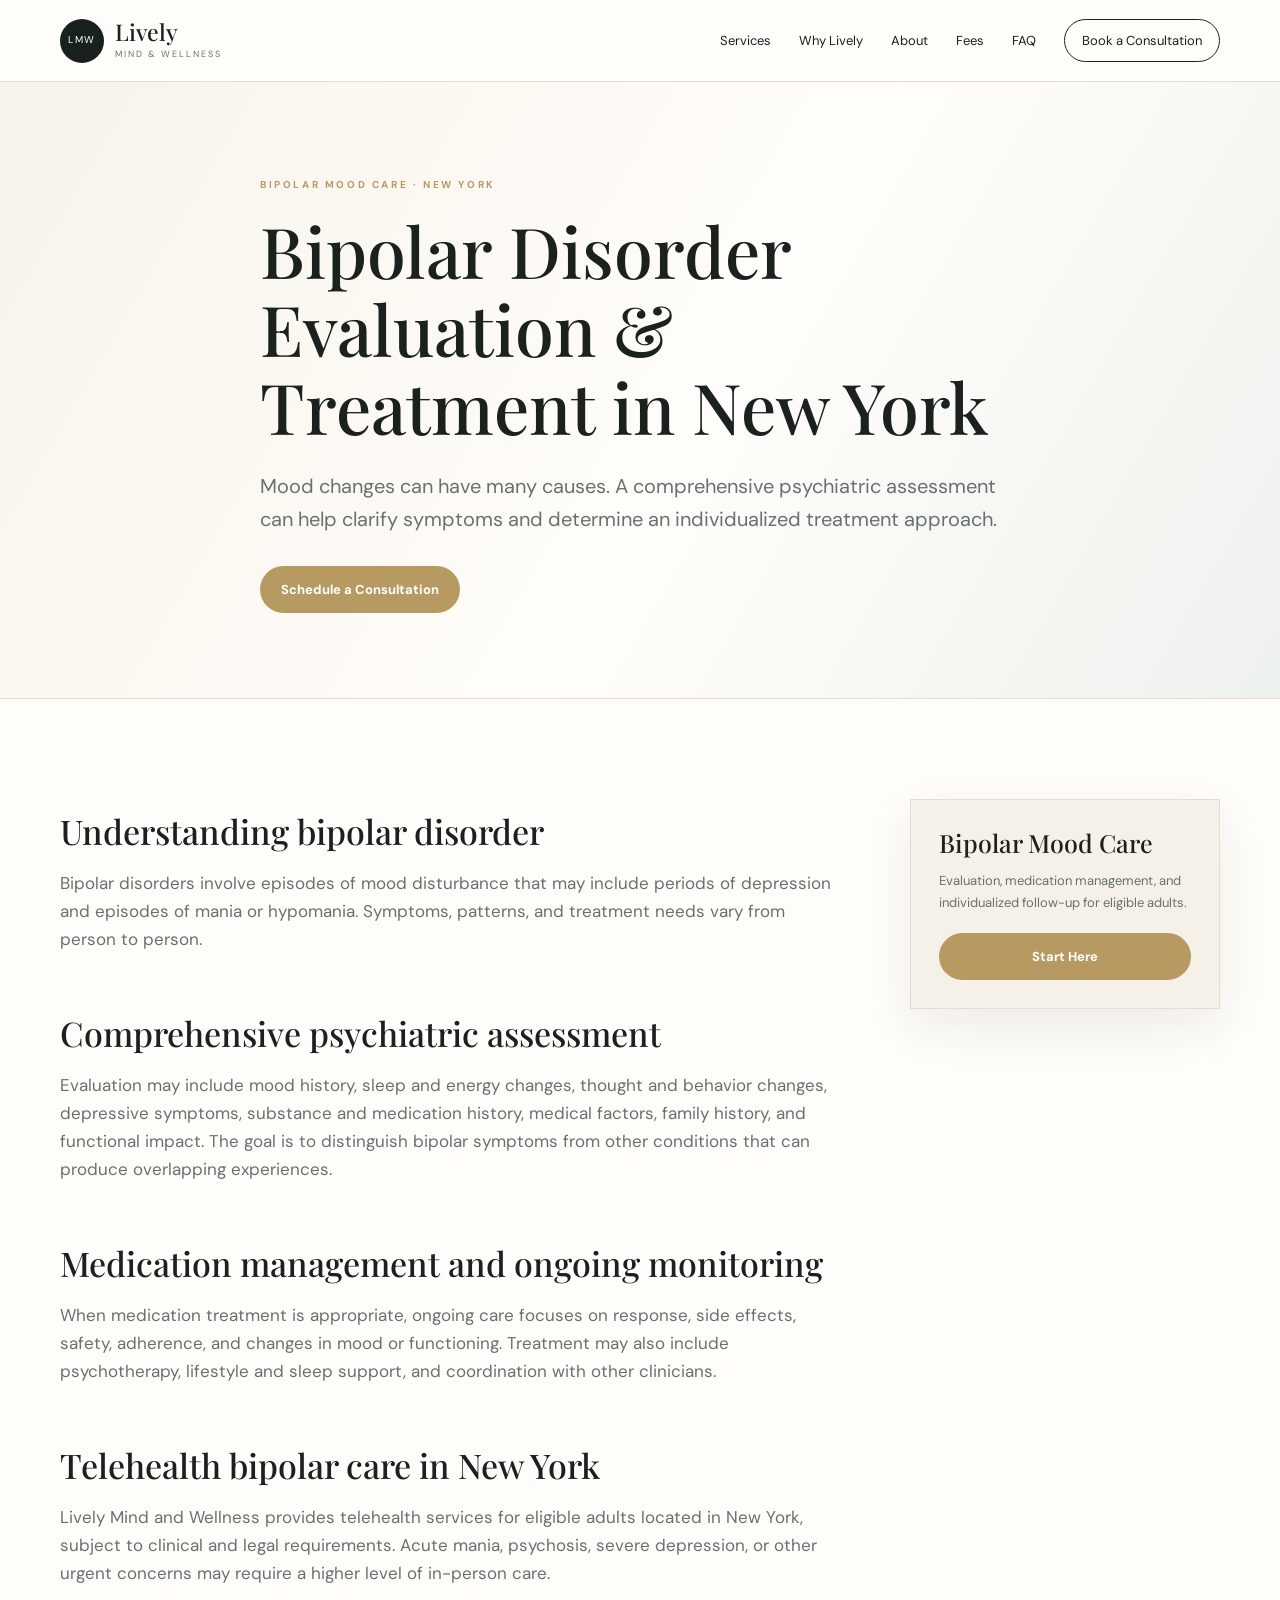
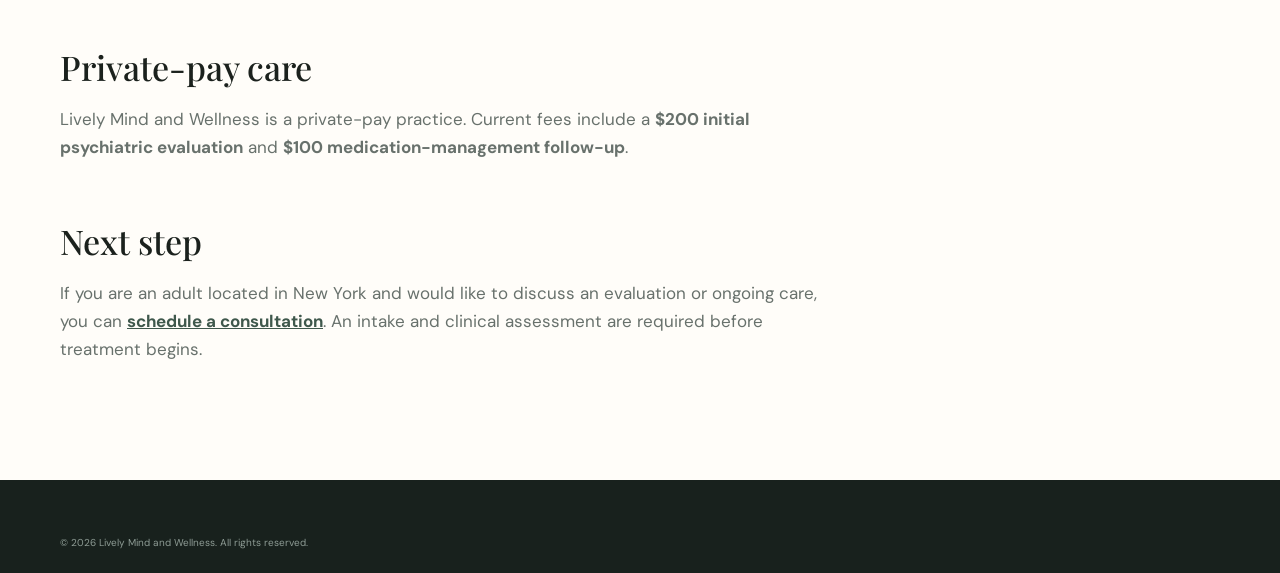
<file: bipolar-disorder-treatment-new-york.html>
<!DOCTYPE html>
<html lang="en"><head><meta charset="UTF-8"><meta name="viewport" content="width=device-width,initial-scale=1.0">
<title>Bipolar Disorder Treatment in New York | Lively Mind and Wellness</title>
<link rel="canonical" href="https://livelymentalhealth.org/bipolar-disorder-treatment-new-york.html">
<meta name="description" content="Private-pay telehealth psychiatric care for adults in New York with bipolar disorder or mood symptoms requiring evaluation, medication management, and ongoing monitoring.">
<link rel="preconnect" href="https://fonts.googleapis.com"><link rel="preconnect" href="https://fonts.gstatic.com" crossorigin><link href="https://fonts.googleapis.com/css2?family=DM+Sans:wght@400;500;600;700&family=Playfair+Display:ital,wght@400;500;600&display=swap" rel="stylesheet"><link rel="stylesheet" href="styles.css"><script async src="https://www.googletagmanager.com/gtag/js?id=G-FXR1NEJF86"></script><script>window.dataLayer=window.dataLayer||[];function gtag(){dataLayer.push(arguments);}gtag("js",new Date());gtag("config","G-FXR1NEJF86");</script></head>
<body><header class="header"><div class="container nav-wrap"><a class="logo" href="index.html"><span class="logo-circle">LMW</span><span class="logo-type"><strong>Lively</strong><small>Mind &amp; Wellness</small></span></a><nav><a href="index.html#services">Services</a><a href="index.html#why">Why Lively</a><a href="index.html#about">About</a><a href="index.html#fees">Fees</a><a href="index.html#faq">FAQ</a><a class="nav-book" href="index.html#book">Book a Consultation</a></nav></div></header>
<main><section class="seo-hero"><div class="container narrow"><div class="eyebrow">BIPOLAR MOOD CARE · NEW YORK</div><h1>Bipolar Disorder Evaluation & Treatment in New York</h1><p class="seo-lead">Mood changes can have many causes. A comprehensive psychiatric assessment can help clarify symptoms and determine an individualized treatment approach.</p><a class="btn gold" href="index.html#book">Schedule a Consultation</a></div></section>
<section class="seo-content"><div class="container seo-layout"><article><h2>Understanding bipolar disorder</h2><p>Bipolar disorders involve episodes of mood disturbance that may include periods of depression and episodes of mania or hypomania. Symptoms, patterns, and treatment needs vary from person to person.</p><h2>Comprehensive psychiatric assessment</h2><p>Evaluation may include mood history, sleep and energy changes, thought and behavior changes, depressive symptoms, substance and medication history, medical factors, family history, and functional impact. The goal is to distinguish bipolar symptoms from other conditions that can produce overlapping experiences.</p><h2>Medication management and ongoing monitoring</h2><p>When medication treatment is appropriate, ongoing care focuses on response, side effects, safety, adherence, and changes in mood or functioning. Treatment may also include psychotherapy, lifestyle and sleep support, and coordination with other clinicians.</p><h2>Telehealth bipolar care in New York</h2><p>Lively Mind and Wellness provides telehealth services for eligible adults located in New York, subject to clinical and legal requirements. Acute mania, psychosis, severe depression, or other urgent concerns may require a higher level of in-person care.</p><h2>Private-pay care</h2><p>Lively Mind and Wellness is a private-pay practice. Current fees include a <strong>$200 initial psychiatric evaluation</strong> and <strong>$100 medication-management follow-up</strong>.</p><h2>Next step</h2><p>If you are an adult located in New York and would like to discuss an evaluation or ongoing care, you can <a href="index.html#book">schedule a consultation</a>. An intake and clinical assessment are required before treatment begins.</p></article><aside class="seo-aside"><div><strong>Bipolar Mood Care</strong><p>Evaluation, medication management, and individualized follow-up for eligible adults.</p><a class="btn gold full" href="index.html#book">Start Here</a></div></aside></div></section></main>
<footer><div class="container copyright-only">© <span id="year"></span> Lively Mind and Wellness. All rights reserved.</div></footer><script>document.getElementById('year').textContent=new Date().getFullYear();</script></body></html>
</file>
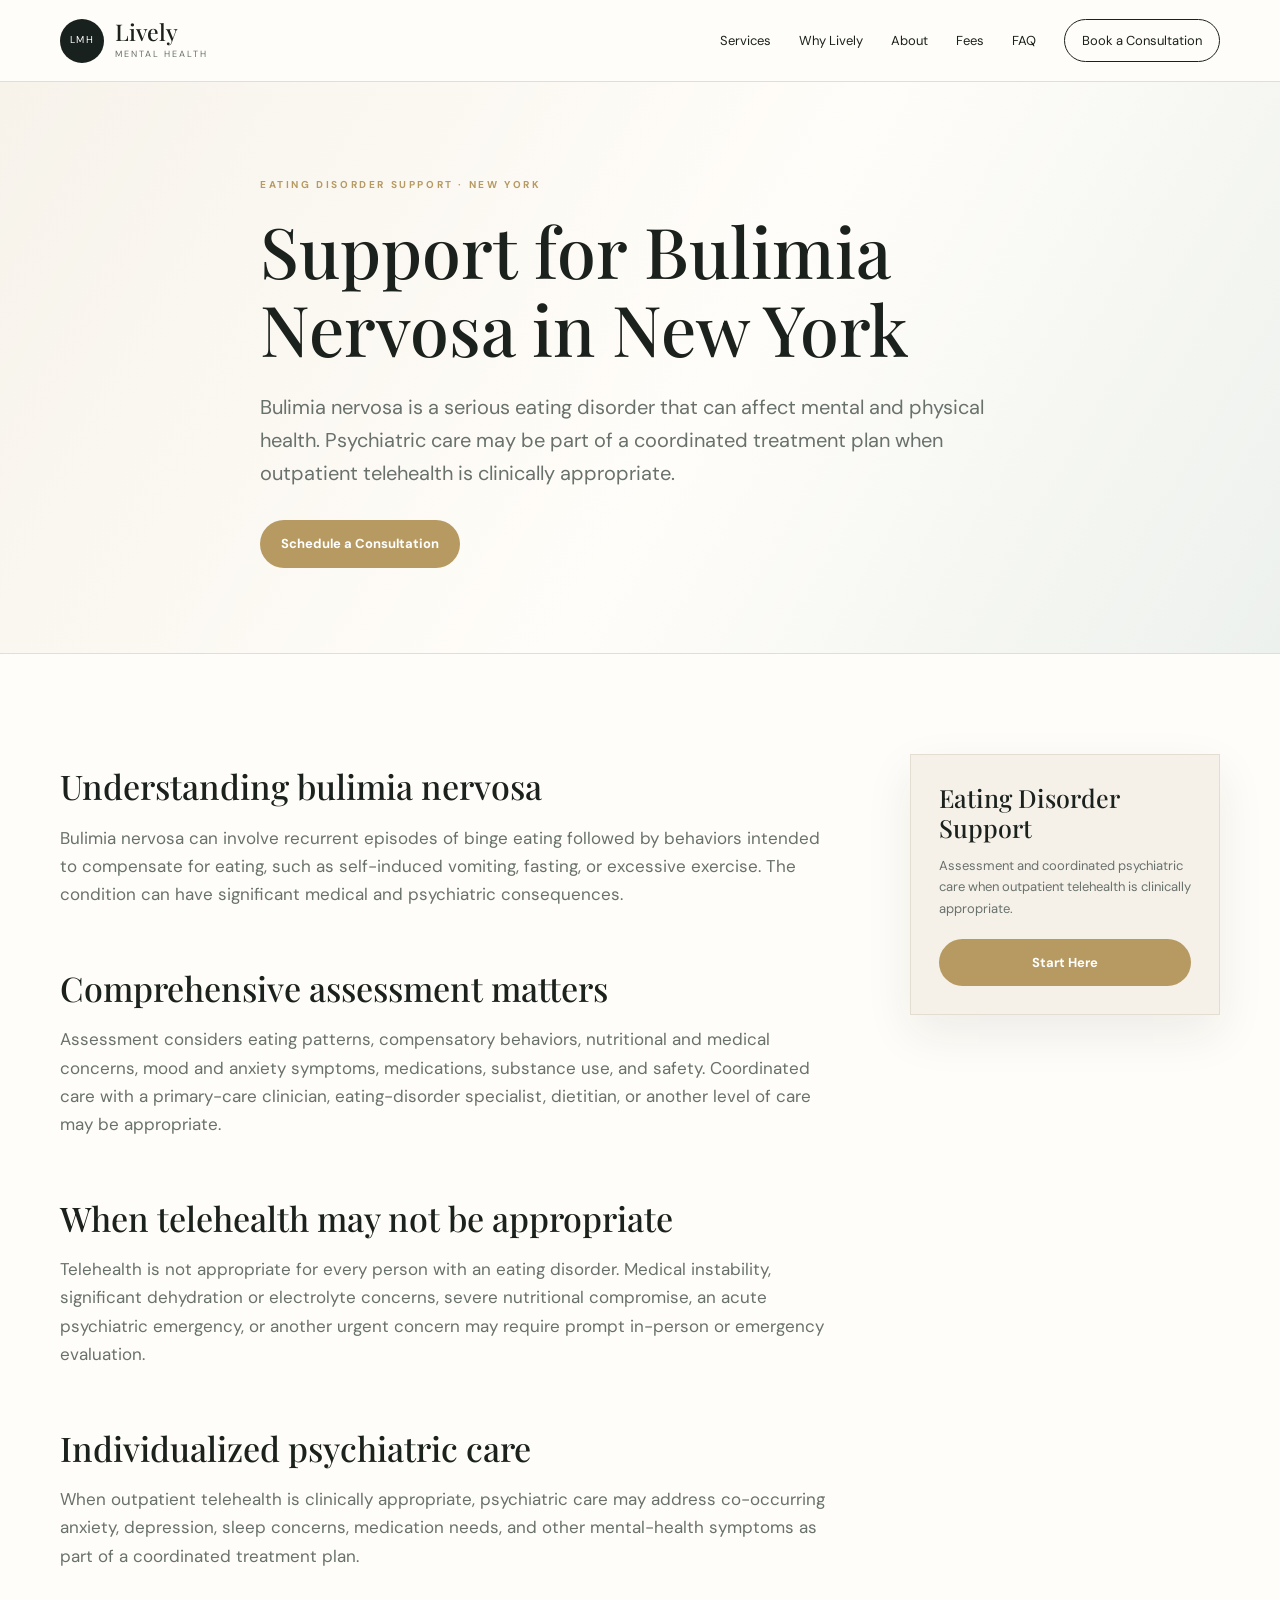
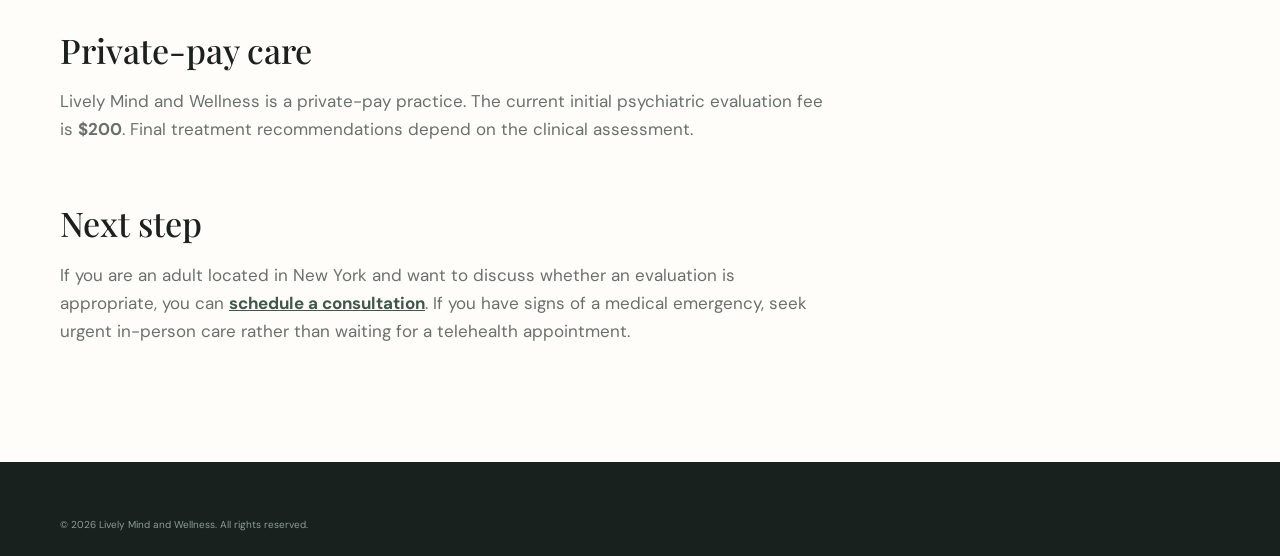
<file: bulimia-treatment-new-york.html>
<!DOCTYPE html>
<html lang="en"><head><meta charset="UTF-8"><meta name="viewport" content="width=device-width,initial-scale=1.0">
<title>Bulimia Nervosa Support in New York | Lively Mind and Wellness</title>
<link rel="canonical" href="https://livelymentalhealth.org/bulimia-treatment-new-york.html">
<meta name="description" content="Learn about psychiatric assessment and treatment considerations for adults in New York experiencing bulimia nervosa. Lively Mind and Wellness offers private-pay telehealth when clinically appropriate.">
<link rel="preconnect" href="https://fonts.googleapis.com"><link rel="preconnect" href="https://fonts.gstatic.com" crossorigin><link href="https://fonts.googleapis.com/css2?family=DM+Sans:wght@400;500;600;700&family=Playfair+Display:ital,wght@400;500;600&display=swap" rel="stylesheet"><link rel="stylesheet" href="styles.css"><!-- Google Analytics -->
<script async src="https://www.googletagmanager.com/gtag/js?id=G-FXR1NEJF86"></script>
<script>window.dataLayer=window.dataLayer||[];function gtag(){dataLayer.push(arguments);}gtag('js',new Date());gtag('config','G-FXR1NEJF86');</script>
</head>
<body><header class="header"><div class="container nav-wrap"><a class="logo" href="index.html"><span class="logo-circle">LMH</span><span class="logo-type"><strong>Lively</strong><small>Mental Health</small></span></a><nav><a href="index.html#services">Services</a><a href="index.html#why">Why Lively</a><a href="index.html#about">About</a><a href="index.html#fees">Fees</a><a href="index.html#faq">FAQ</a><a class="nav-book" href="index.html#book">Book a Consultation</a></nav></div></header>
<main><section class="seo-hero"><div class="container narrow"><div class="eyebrow">EATING DISORDER SUPPORT · NEW YORK</div><h1>Support for Bulimia Nervosa in New York</h1><p class="seo-lead">Bulimia nervosa is a serious eating disorder that can affect mental and physical health. Psychiatric care may be part of a coordinated treatment plan when outpatient telehealth is clinically appropriate.</p><a class="btn gold" href="index.html#book">Schedule a Consultation</a></div></section>
<section class="seo-content"><div class="container seo-layout"><article><h2>Understanding bulimia nervosa</h2><p>Bulimia nervosa can involve recurrent episodes of binge eating followed by behaviors intended to compensate for eating, such as self-induced vomiting, fasting, or excessive exercise. The condition can have significant medical and psychiatric consequences.</p><h2>Comprehensive assessment matters</h2><p>Assessment considers eating patterns, compensatory behaviors, nutritional and medical concerns, mood and anxiety symptoms, medications, substance use, and safety. Coordinated care with a primary-care clinician, eating-disorder specialist, dietitian, or another level of care may be appropriate.</p><h2>When telehealth may not be appropriate</h2><p>Telehealth is not appropriate for every person with an eating disorder. Medical instability, significant dehydration or electrolyte concerns, severe nutritional compromise, an acute psychiatric emergency, or another urgent concern may require prompt in-person or emergency evaluation.</p><h2>Individualized psychiatric care</h2><p>When outpatient telehealth is clinically appropriate, psychiatric care may address co-occurring anxiety, depression, sleep concerns, medication needs, and other mental-health symptoms as part of a coordinated treatment plan.</p><h2>Private-pay care</h2><p>Lively Mind and Wellness is a private-pay practice. The current initial psychiatric evaluation fee is <strong>$200</strong>. Final treatment recommendations depend on the clinical assessment.</p><h2>Next step</h2><p>If you are an adult located in New York and want to discuss whether an evaluation is appropriate, you can <a href="index.html#book">schedule a consultation</a>. If you have signs of a medical emergency, seek urgent in-person care rather than waiting for a telehealth appointment.</p></article><aside class="seo-aside"><div><strong>Eating Disorder Support</strong><p>Assessment and coordinated psychiatric care when outpatient telehealth is clinically appropriate.</p><a class="btn gold full" href="index.html#book">Start Here</a></div></aside></div></section></main>
<footer><div class="container copyright-only">© <span id="year"></span> Lively Mind and Wellness. All rights reserved.</div></footer><script>document.getElementById('year').textContent=new Date().getFullYear();</script></body></html>
</file>
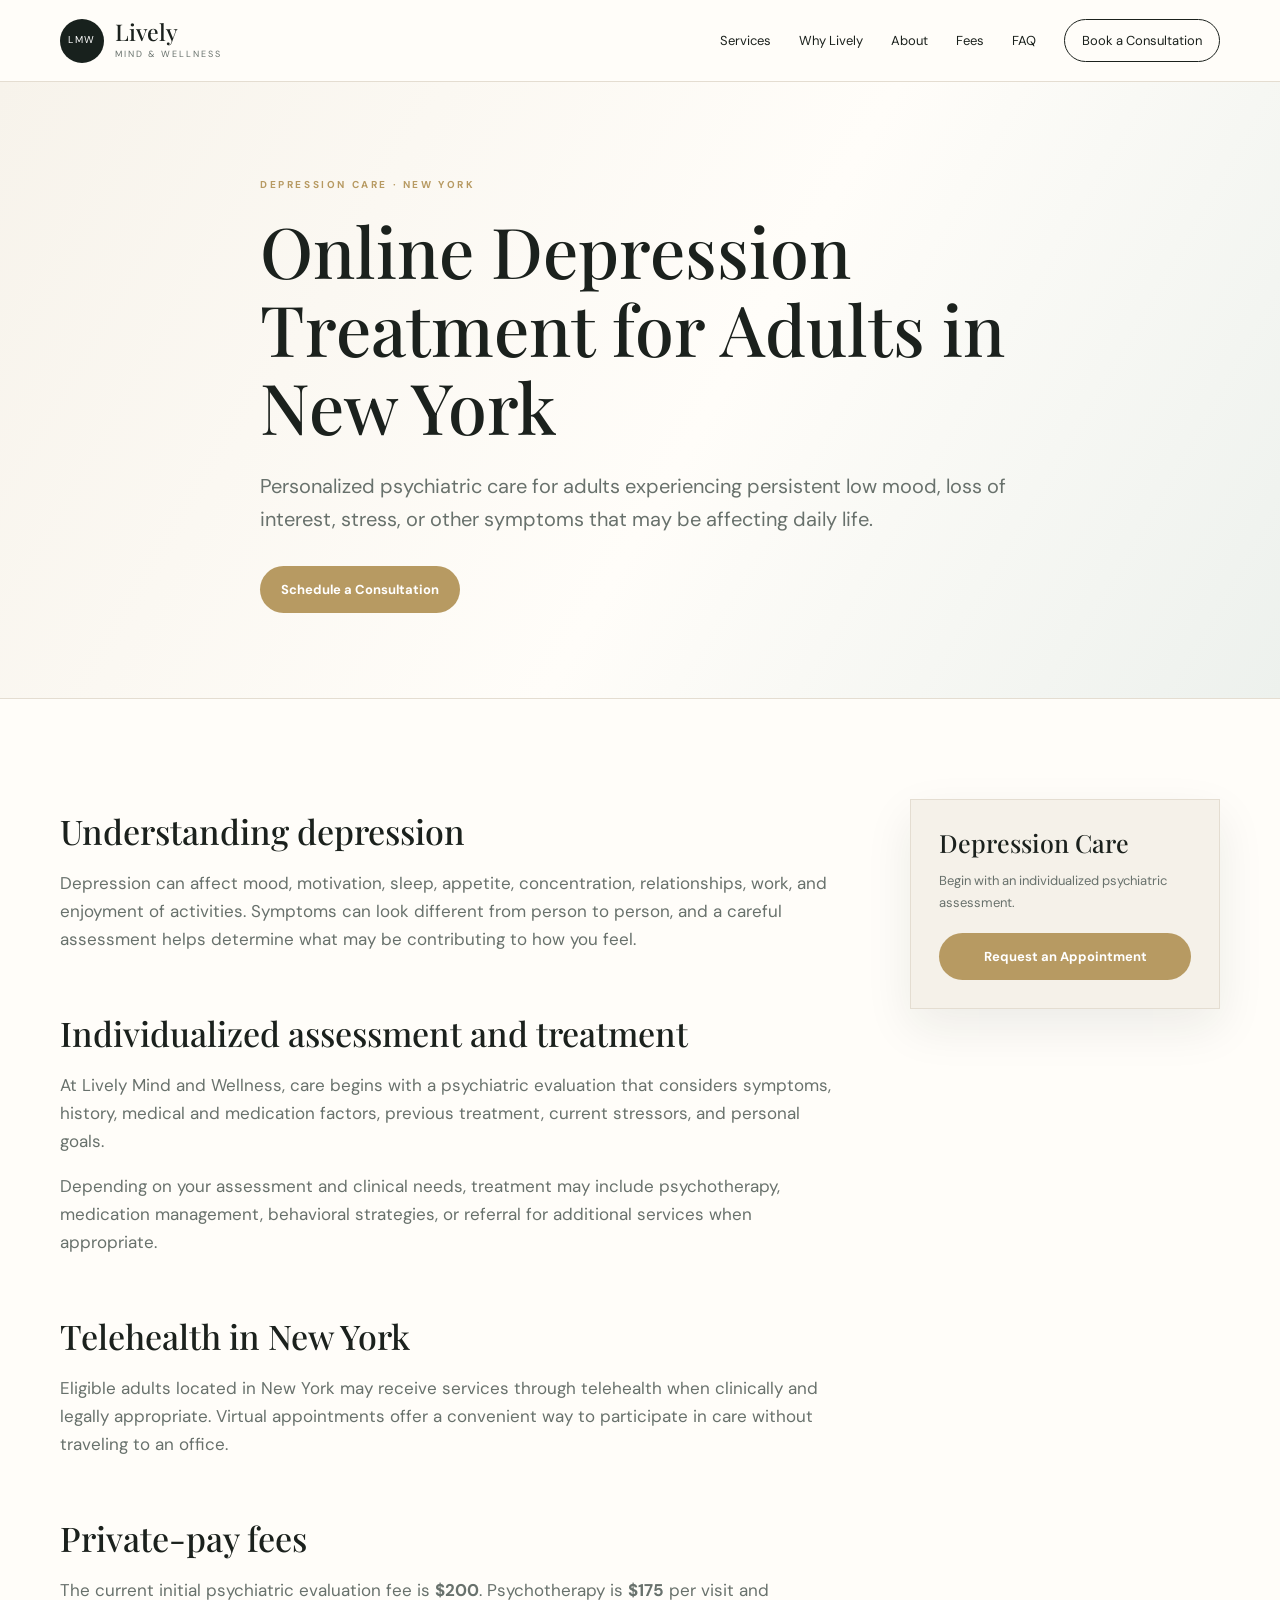
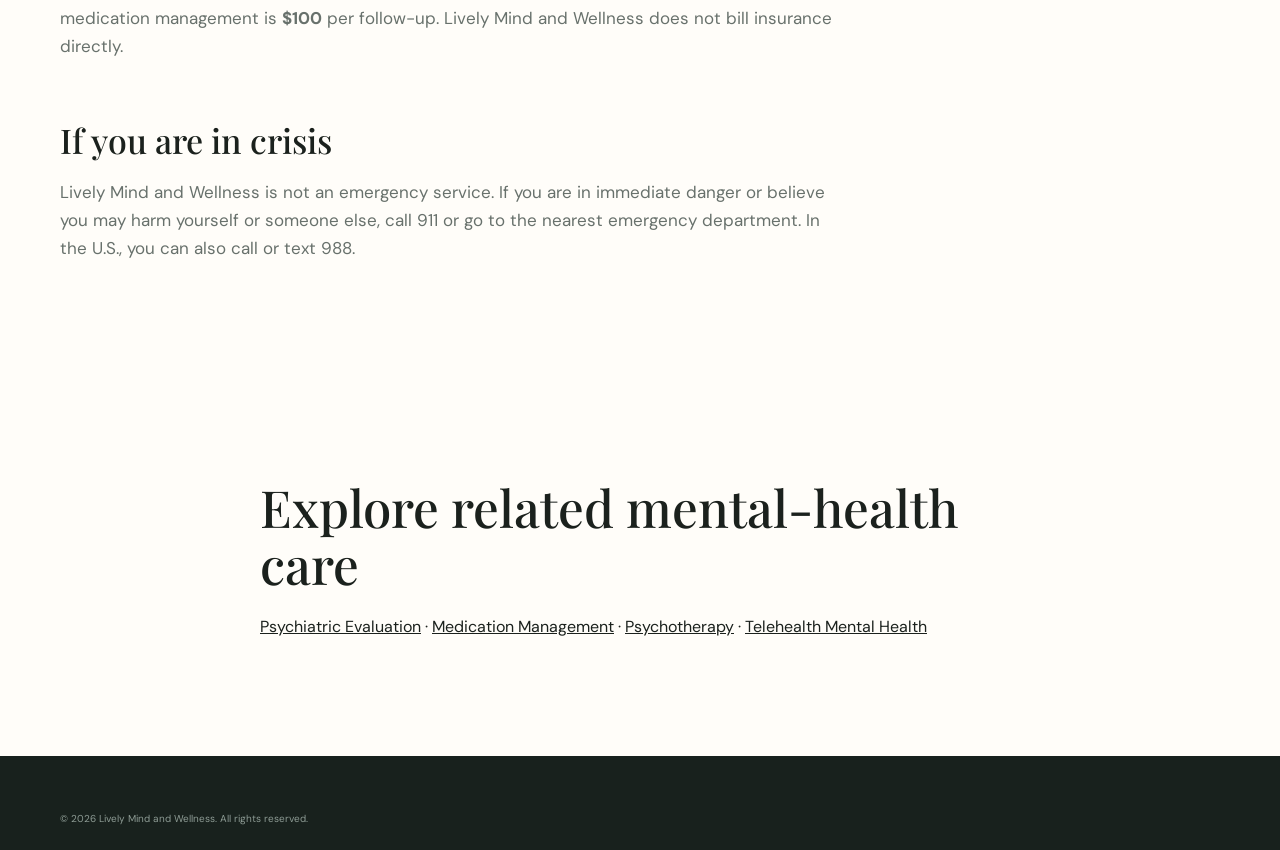
<file: depression-treatment-new-york.html>
<!DOCTYPE html>
<html lang="en"><head><meta charset="UTF-8"><meta name="viewport" content="width=device-width,initial-scale=1.0">
<title>Depression Treatment in New York | Lively Mind and Wellness</title>
<link rel="canonical" href="https://livelymentalhealth.org/depression-treatment-new-york.html">
<meta name="description" content="Private-pay telehealth mental-health care for adults in New York experiencing depression. Explore psychiatric evaluation, psychotherapy, and medication-management options.">
<link rel="preconnect" href="https://fonts.googleapis.com"><link rel="preconnect" href="https://fonts.gstatic.com" crossorigin><link href="https://fonts.googleapis.com/css2?family=DM+Sans:wght@400;500;600;700&family=Playfair+Display:ital,wght@400;500;600&display=swap" rel="stylesheet"><link rel="stylesheet" href="styles.css"><script async src="https://www.googletagmanager.com/gtag/js?id=G-FXR1NEJF86"></script><script>window.dataLayer=window.dataLayer||[];function gtag(){dataLayer.push(arguments);}gtag("js",new Date());gtag("config","G-FXR1NEJF86");</script></head>
<body><header class="header"><div class="container nav-wrap"><a class="logo" href="index.html"><span class="logo-circle">LMW</span><span class="logo-type"><strong>Lively</strong><small>Mind &amp; Wellness</small></span></a><nav><a href="index.html#services">Services</a><a href="index.html#why">Why Lively</a><a href="index.html#about">About</a><a href="index.html#fees">Fees</a><a href="index.html#faq">FAQ</a><a class="nav-book" href="index.html#book">Book a Consultation</a></nav></div></header>
<main><section class="seo-hero"><div class="container narrow"><div class="eyebrow">DEPRESSION CARE · NEW YORK</div><h1>Online Depression Treatment for Adults in New York</h1><p class="seo-lead">Personalized psychiatric care for adults experiencing persistent low mood, loss of interest, stress, or other symptoms that may be affecting daily life.</p><a class="btn gold" href="index.html#book">Schedule a Consultation</a></div></section>
<section class="seo-content"><div class="container seo-layout"><article><h2>Understanding depression</h2><p>Depression can affect mood, motivation, sleep, appetite, concentration, relationships, work, and enjoyment of activities. Symptoms can look different from person to person, and a careful assessment helps determine what may be contributing to how you feel.</p><h2>Individualized assessment and treatment</h2><p>At Lively Mind and Wellness, care begins with a psychiatric evaluation that considers symptoms, history, medical and medication factors, previous treatment, current stressors, and personal goals.</p><p>Depending on your assessment and clinical needs, treatment may include psychotherapy, medication management, behavioral strategies, or referral for additional services when appropriate.</p><h2>Telehealth in New York</h2><p>Eligible adults located in New York may receive services through telehealth when clinically and legally appropriate. Virtual appointments offer a convenient way to participate in care without traveling to an office.</p><h2>Private-pay fees</h2><p>The current initial psychiatric evaluation fee is <strong>$200</strong>. Psychotherapy is <strong>$175</strong> per visit and medication management is <strong>$100</strong> per follow-up. Lively Mind and Wellness does not bill insurance directly.</p><h2>If you are in crisis</h2><p>Lively Mind and Wellness is not an emergency service. If you are in immediate danger or believe you may harm yourself or someone else, call 911 or go to the nearest emergency department. In the U.S., you can also call or text 988.</p></article><aside class="seo-aside"><div><strong>Depression Care</strong><p>Begin with an individualized psychiatric assessment.</p><a class="btn gold full" href="index.html#book">Request an Appointment</a></div></aside></div></section><section class="seo-content"><div class="container narrow"><h2>Explore related mental-health care</h2><p><a href="psychiatric-evaluation-new-york.html">Psychiatric Evaluation</a> · <a href="medication-management-new-york.html">Medication Management</a> · <a href="psychotherapy-new-york.html">Psychotherapy</a> · <a href="telehealth-mental-health-new-york.html">Telehealth Mental Health</a></p></div></section></main>
<footer><div class="container copyright-only">© <span id="year"></span> Lively Mind and Wellness. All rights reserved.</div></footer><script>document.getElementById('year').textContent=new Date().getFullYear();</script></body></html>
</file>
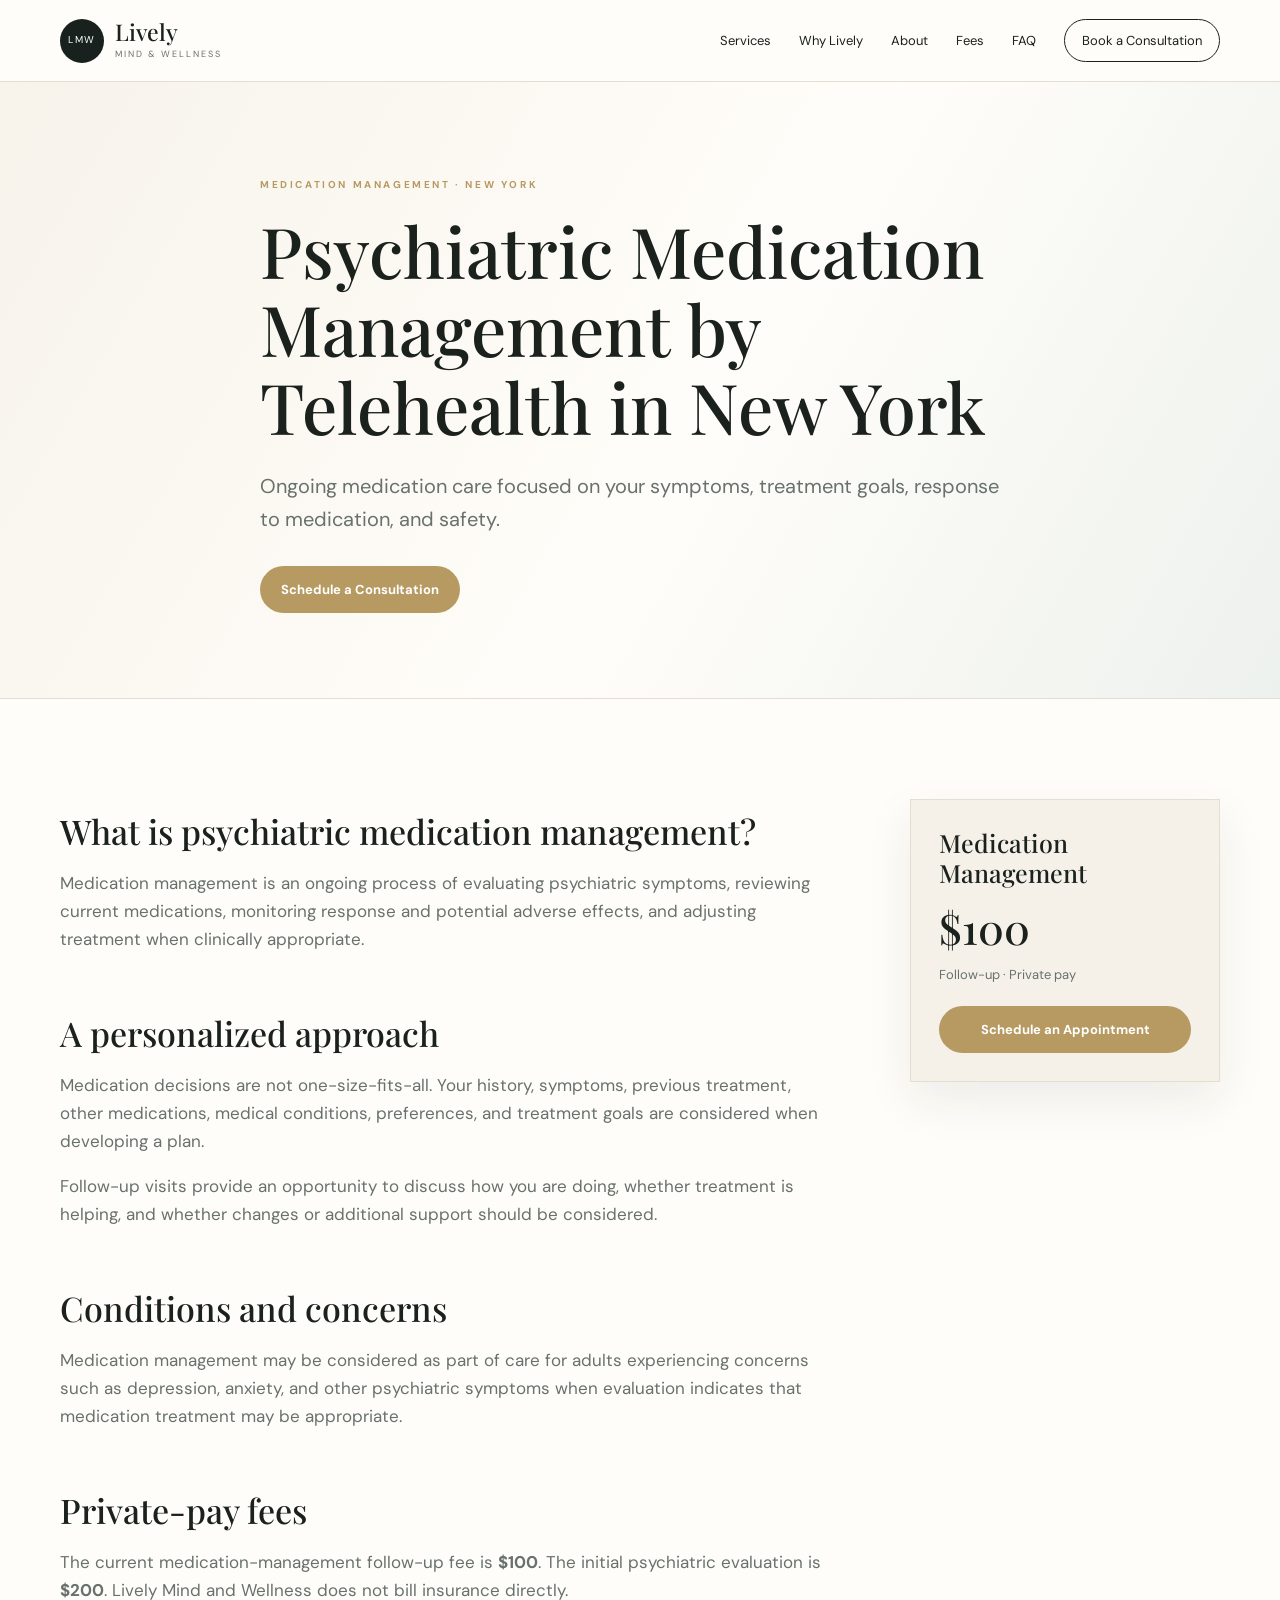
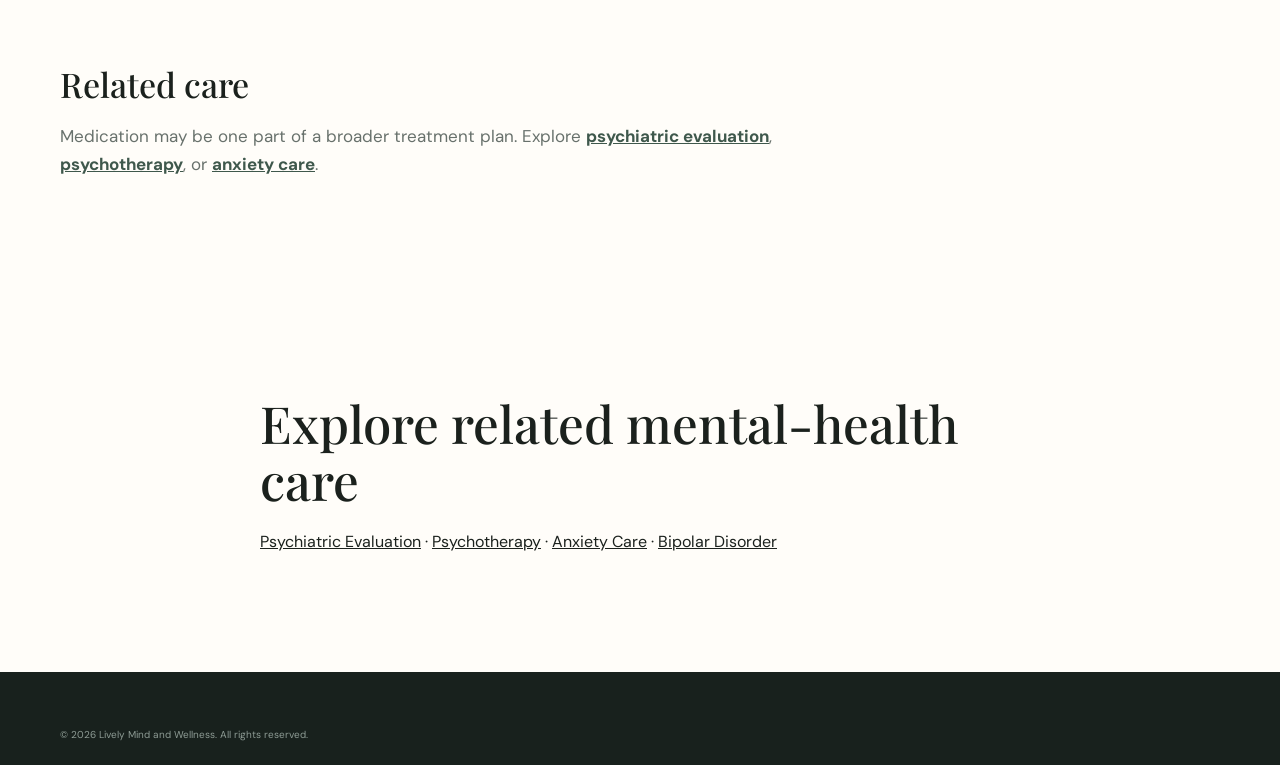
<file: medication-management-new-york.html>
<!DOCTYPE html>
<html lang="en"><head><meta charset="UTF-8"><meta name="viewport" content="width=device-width,initial-scale=1.0">
<title>Medication Management in New York | Lively Mind and Wellness</title>
<link rel="canonical" href="https://livelymentalhealth.org/medication-management-new-york.html">
<meta name="description" content="Private-pay psychiatric medication management by telehealth for eligible adults located in New York. Personalized medication follow-up and treatment planning.">
<link rel="preconnect" href="https://fonts.googleapis.com"><link rel="preconnect" href="https://fonts.gstatic.com" crossorigin><link href="https://fonts.googleapis.com/css2?family=DM+Sans:wght@400;500;600;700&family=Playfair+Display:ital,wght@400;500;600&display=swap" rel="stylesheet"><link rel="stylesheet" href="styles.css"><script async src="https://www.googletagmanager.com/gtag/js?id=G-FXR1NEJF86"></script><script>window.dataLayer=window.dataLayer||[];function gtag(){dataLayer.push(arguments);}gtag("js",new Date());gtag("config","G-FXR1NEJF86");</script></head>
<body><header class="header"><div class="container nav-wrap"><a class="logo" href="index.html"><span class="logo-circle">LMW</span><span class="logo-type"><strong>Lively</strong><small>Mind &amp; Wellness</small></span></a><nav><a href="index.html#services">Services</a><a href="index.html#why">Why Lively</a><a href="index.html#about">About</a><a href="index.html#fees">Fees</a><a href="index.html#faq">FAQ</a><a class="nav-book" href="index.html#book">Book a Consultation</a></nav></div></header>
<main><section class="seo-hero"><div class="container narrow"><div class="eyebrow">MEDICATION MANAGEMENT · NEW YORK</div><h1>Psychiatric Medication Management by Telehealth in New York</h1><p class="seo-lead">Ongoing medication care focused on your symptoms, treatment goals, response to medication, and safety.</p><a class="btn gold" href="index.html#book">Schedule a Consultation</a></div></section>
<section class="seo-content"><div class="container seo-layout"><article><h2>What is psychiatric medication management?</h2><p>Medication management is an ongoing process of evaluating psychiatric symptoms, reviewing current medications, monitoring response and potential adverse effects, and adjusting treatment when clinically appropriate.</p><h2>A personalized approach</h2><p>Medication decisions are not one-size-fits-all. Your history, symptoms, previous treatment, other medications, medical conditions, preferences, and treatment goals are considered when developing a plan.</p><p>Follow-up visits provide an opportunity to discuss how you are doing, whether treatment is helping, and whether changes or additional support should be considered.</p><h2>Conditions and concerns</h2><p>Medication management may be considered as part of care for adults experiencing concerns such as depression, anxiety, and other psychiatric symptoms when evaluation indicates that medication treatment may be appropriate.</p><h2>Private-pay fees</h2><p>The current medication-management follow-up fee is <strong>$100</strong>. The initial psychiatric evaluation is <strong>$200</strong>. Lively Mind and Wellness does not bill insurance directly.</p><h2>Related care</h2><p>Medication may be one part of a broader treatment plan. Explore <a href="psychiatric-evaluation-new-york.html">psychiatric evaluation</a>, <a href="psychotherapy-new-york.html">psychotherapy</a>, or <a href="anxiety-treatment-new-york.html">anxiety care</a>.</p></article><aside class="seo-aside"><div><strong>Medication Management</strong><span class="seo-price">$100</span><small>Follow-up · Private pay</small><a class="btn gold full" href="index.html#book">Schedule an Appointment</a></div></aside></div></section><section class="seo-content"><div class="container narrow"><h2>Explore related mental-health care</h2><p><a href="psychiatric-evaluation-new-york.html">Psychiatric Evaluation</a> · <a href="psychotherapy-new-york.html">Psychotherapy</a> · <a href="anxiety-treatment-new-york.html">Anxiety Care</a> · <a href="bipolar-disorder-treatment-new-york.html">Bipolar Disorder</a></p></div></section></main>
<footer><div class="container copyright-only">© <span id="year"></span> Lively Mind and Wellness. All rights reserved.</div></footer><script>document.getElementById('year').textContent=new Date().getFullYear();</script></body></html>
</file>
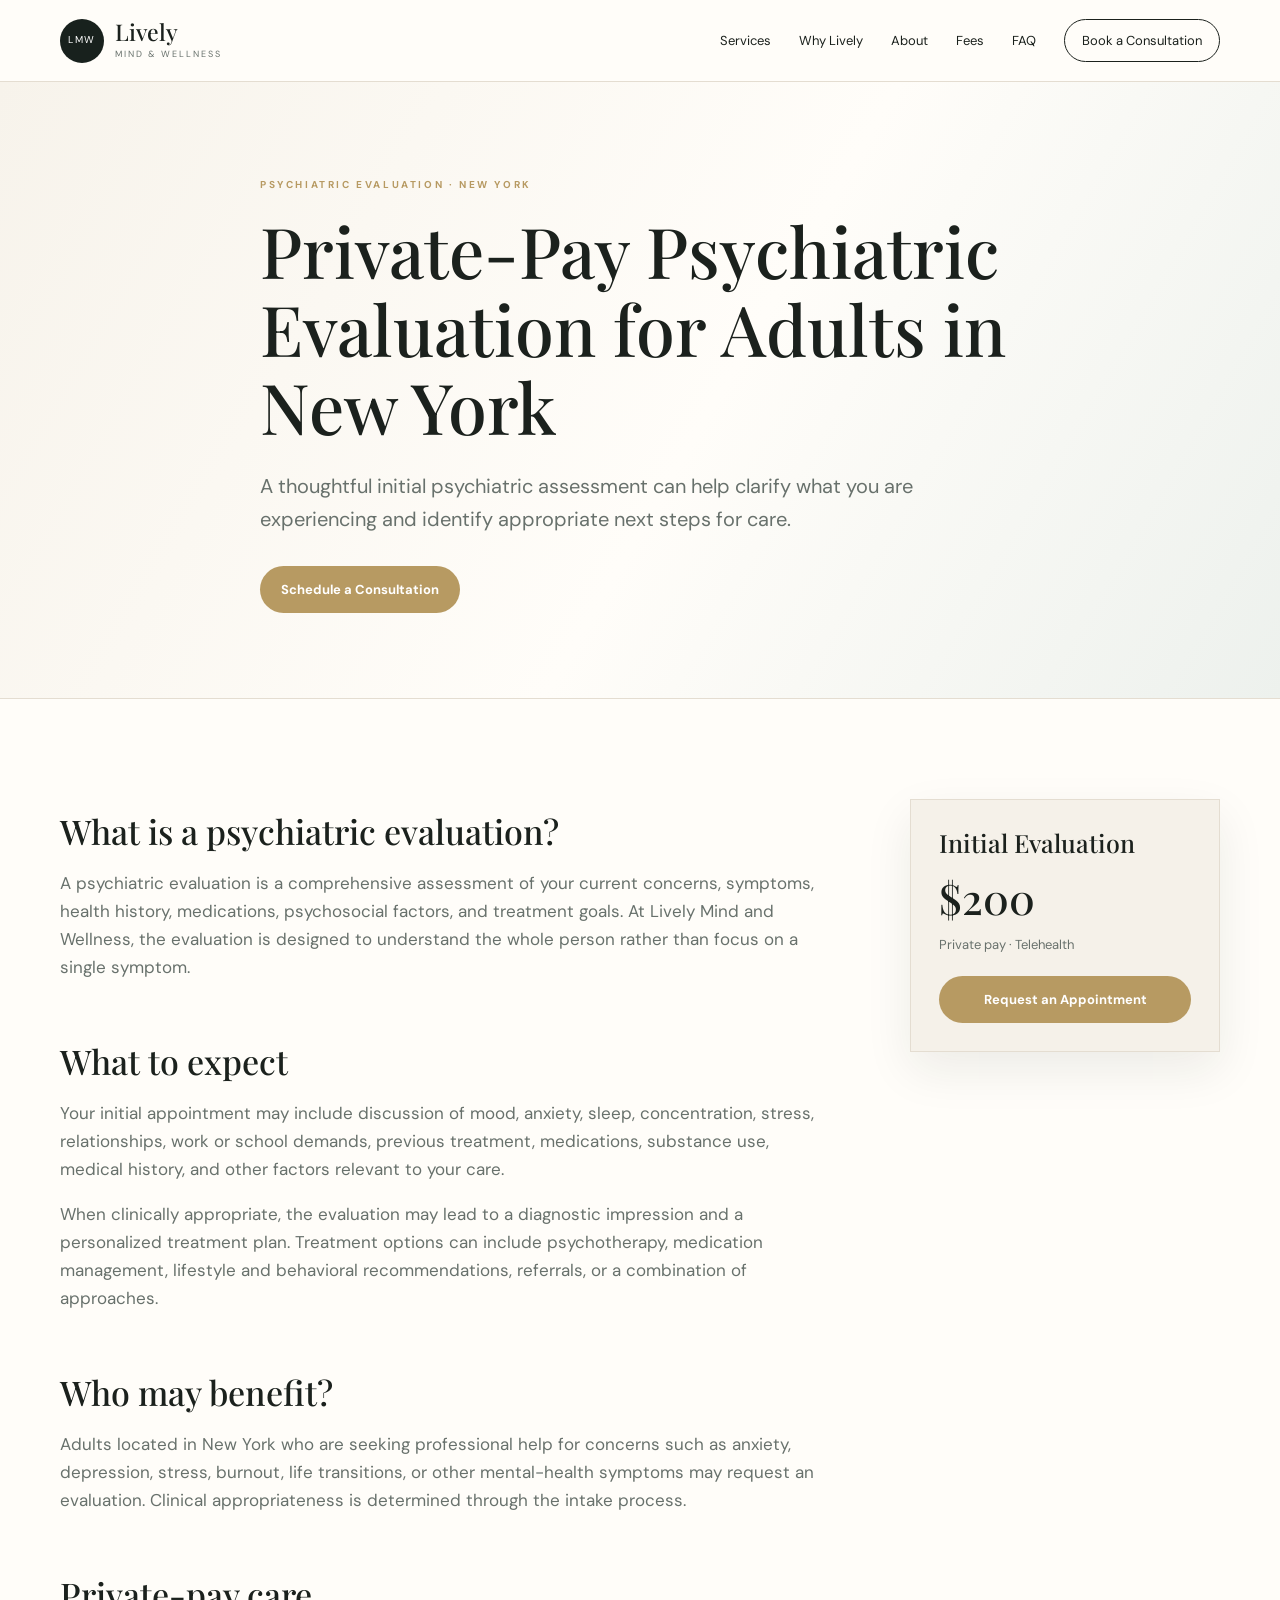
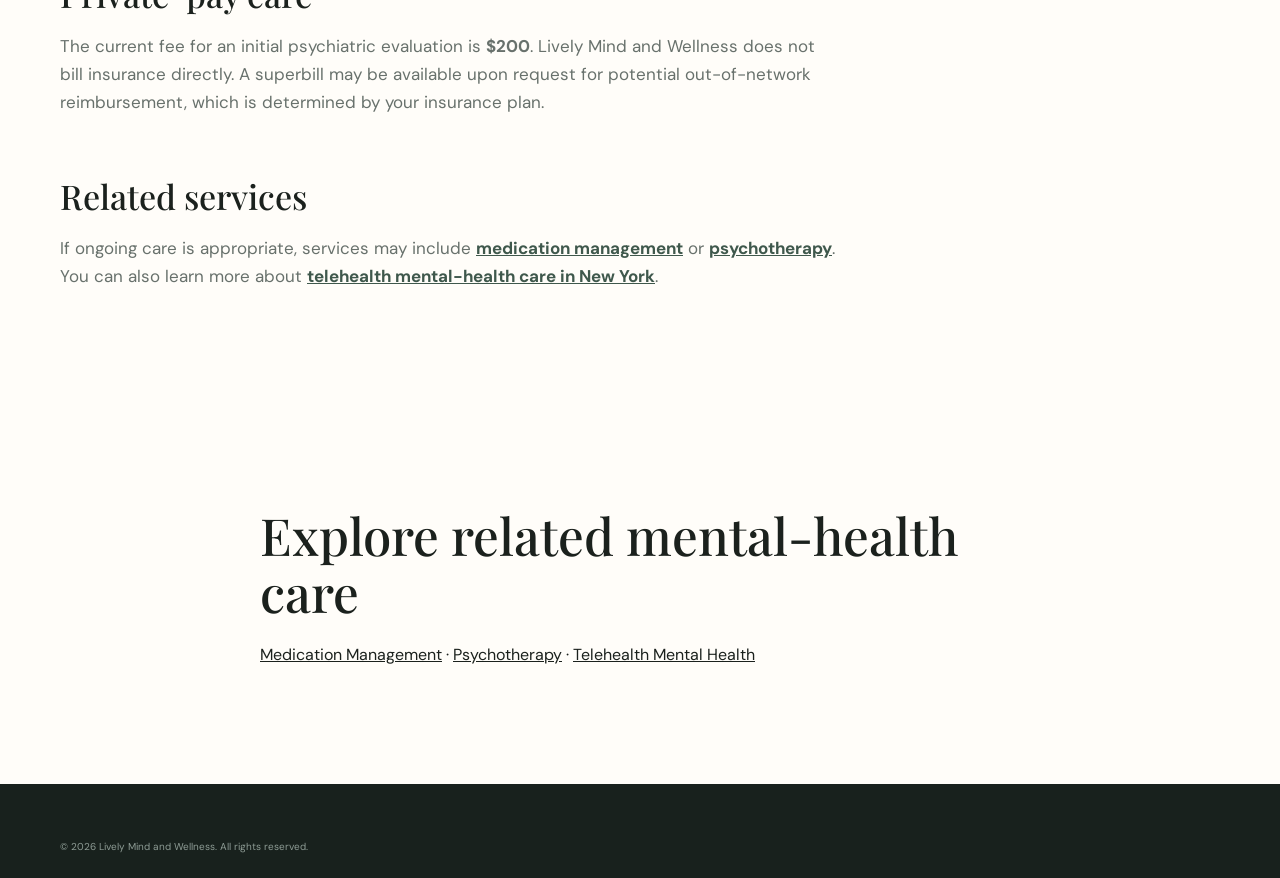
<file: psychiatric-evaluation-new-york.html>
<!DOCTYPE html>
<html lang="en"><head><meta charset="UTF-8"><meta name="viewport" content="width=device-width,initial-scale=1.0">
<title>Psychiatric Evaluation in New York | Lively Mind and Wellness</title>
<link rel="canonical" href="https://livelymentalhealth.org/psychiatric-evaluation-new-york.html">
<meta name="description" content="Private-pay psychiatric evaluations by telehealth for eligible adults located in New York. Learn what to expect from an initial psychiatric assessment with Lively Mind and Wellness.">
<link rel="preconnect" href="https://fonts.googleapis.com"><link rel="preconnect" href="https://fonts.gstatic.com" crossorigin>
<link href="https://fonts.googleapis.com/css2?family=DM+Sans:wght@400;500;600;700&family=Playfair+Display:ital,wght@400;500;600&display=swap" rel="stylesheet"><link rel="stylesheet" href="styles.css"><script async src="https://www.googletagmanager.com/gtag/js?id=G-FXR1NEJF86"></script><script>window.dataLayer=window.dataLayer||[];function gtag(){dataLayer.push(arguments);}gtag("js",new Date());gtag("config","G-FXR1NEJF86");</script></head>
<body><header class="header"><div class="container nav-wrap"><a class="logo" href="index.html"><span class="logo-circle">LMW</span><span class="logo-type"><strong>Lively</strong><small>Mind &amp; Wellness</small></span></a><nav><a href="index.html#services">Services</a><a href="index.html#why">Why Lively</a><a href="index.html#about">About</a><a href="index.html#fees">Fees</a><a href="index.html#faq">FAQ</a><a class="nav-book" href="index.html#book">Book a Consultation</a></nav></div></header>
<main><section class="seo-hero"><div class="container narrow"><div class="eyebrow">PSYCHIATRIC EVALUATION · NEW YORK</div><h1>Private-Pay Psychiatric Evaluation for Adults in New York</h1><p class="seo-lead">A thoughtful initial psychiatric assessment can help clarify what you are experiencing and identify appropriate next steps for care.</p><a class="btn gold" href="index.html#book">Schedule a Consultation</a></div></section>
<section class="seo-content"><div class="container seo-layout"><article><h2>What is a psychiatric evaluation?</h2><p>A psychiatric evaluation is a comprehensive assessment of your current concerns, symptoms, health history, medications, psychosocial factors, and treatment goals. At Lively Mind and Wellness, the evaluation is designed to understand the whole person rather than focus on a single symptom.</p><h2>What to expect</h2><p>Your initial appointment may include discussion of mood, anxiety, sleep, concentration, stress, relationships, work or school demands, previous treatment, medications, substance use, medical history, and other factors relevant to your care.</p><p>When clinically appropriate, the evaluation may lead to a diagnostic impression and a personalized treatment plan. Treatment options can include psychotherapy, medication management, lifestyle and behavioral recommendations, referrals, or a combination of approaches.</p><h2>Who may benefit?</h2><p>Adults located in New York who are seeking professional help for concerns such as anxiety, depression, stress, burnout, life transitions, or other mental-health symptoms may request an evaluation. Clinical appropriateness is determined through the intake process.</p><h2>Private-pay care</h2><p>The current fee for an initial psychiatric evaluation is <strong>$200</strong>. Lively Mind and Wellness does not bill insurance directly. A superbill may be available upon request for potential out-of-network reimbursement, which is determined by your insurance plan.</p><h2>Related services</h2><p>If ongoing care is appropriate, services may include <a href="medication-management-new-york.html">medication management</a> or <a href="psychotherapy-new-york.html">psychotherapy</a>. You can also learn more about <a href="telehealth-mental-health-new-york.html">telehealth mental-health care in New York</a>.</p></article><aside class="seo-aside"><div><strong>Initial Evaluation</strong><span class="seo-price">$200</span><small>Private pay · Telehealth</small><a class="btn gold full" href="index.html#book">Request an Appointment</a></div></aside></div></section><section class="seo-content"><div class="container narrow"><h2>Explore related mental-health care</h2><p><a href="medication-management-new-york.html">Medication Management</a> · <a href="psychotherapy-new-york.html">Psychotherapy</a> · <a href="telehealth-mental-health-new-york.html">Telehealth Mental Health</a></p></div></section></main>
<footer><div class="container copyright-only">© <span id="year"></span> Lively Mind and Wellness. All rights reserved.</div></footer><script>document.getElementById('year').textContent=new Date().getFullYear();</script></body></html>
</file>
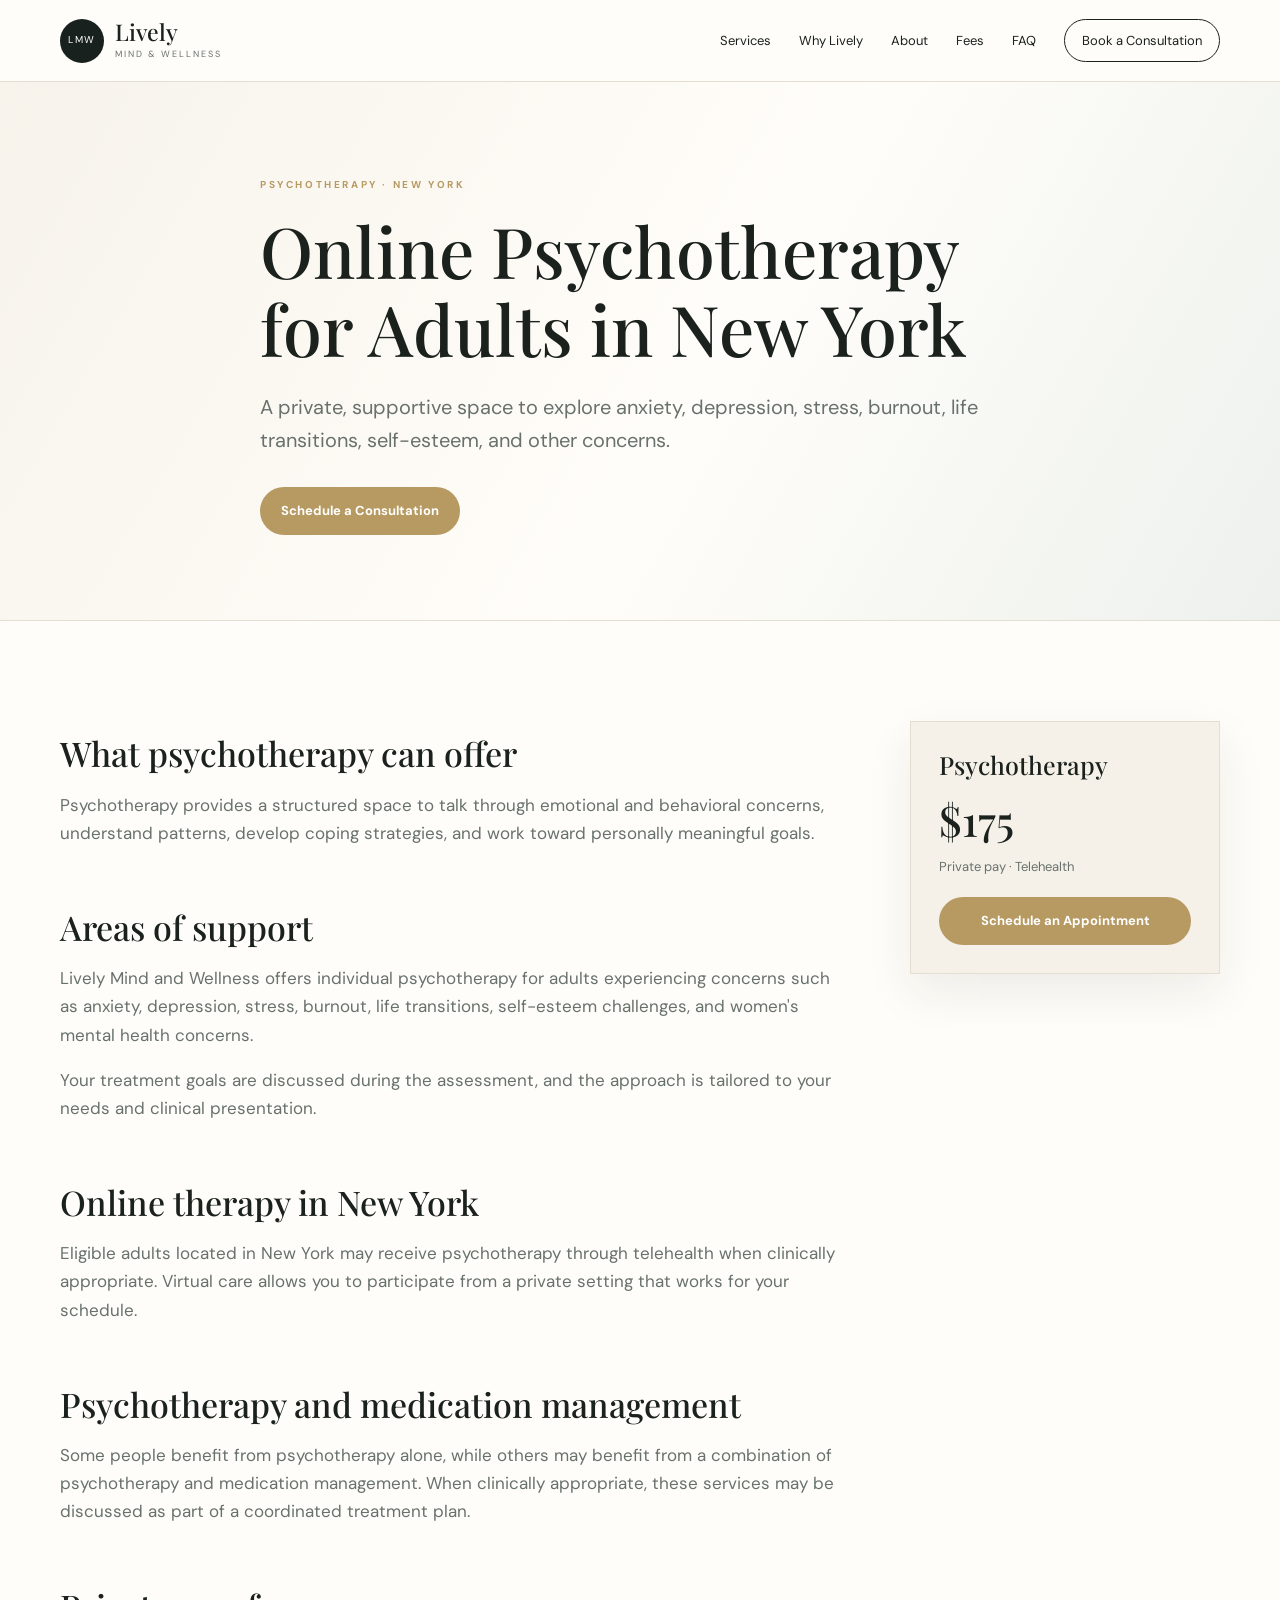
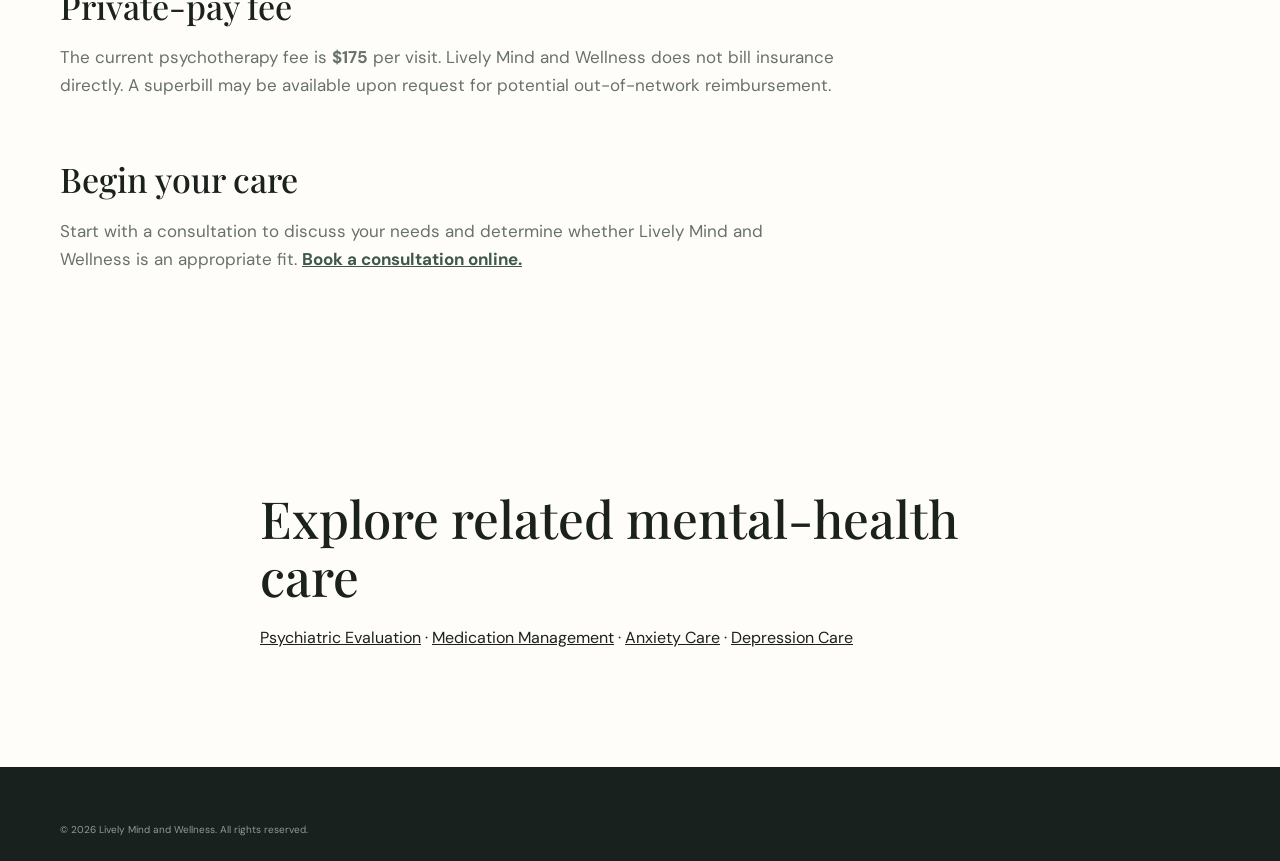
<file: psychotherapy-new-york.html>
<!DOCTYPE html>
<html lang="en"><head><meta charset="UTF-8"><meta name="viewport" content="width=device-width,initial-scale=1.0">
<title>Psychotherapy in New York | Lively Mind and Wellness</title>
<link rel="canonical" href="https://livelymentalhealth.org/psychotherapy-new-york.html">
<meta name="description" content="Private-pay online psychotherapy for eligible adults located in New York. Individual therapy for anxiety, depression, stress, burnout, life transitions, self-esteem, and women's mental health.">
<link rel="preconnect" href="https://fonts.googleapis.com"><link rel="preconnect" href="https://fonts.gstatic.com" crossorigin><link href="https://fonts.googleapis.com/css2?family=DM+Sans:wght@400;500;600;700&family=Playfair+Display:ital,wght@400;500;600&display=swap" rel="stylesheet"><link rel="stylesheet" href="styles.css"><script async src="https://www.googletagmanager.com/gtag/js?id=G-FXR1NEJF86"></script><script>window.dataLayer=window.dataLayer||[];function gtag(){dataLayer.push(arguments);}gtag("js",new Date());gtag("config","G-FXR1NEJF86");</script></head>
<body><header class="header"><div class="container nav-wrap"><a class="logo" href="index.html"><span class="logo-circle">LMW</span><span class="logo-type"><strong>Lively</strong><small>Mind &amp; Wellness</small></span></a><nav><a href="index.html#services">Services</a><a href="index.html#why">Why Lively</a><a href="index.html#about">About</a><a href="index.html#fees">Fees</a><a href="index.html#faq">FAQ</a><a class="nav-book" href="index.html#book">Book a Consultation</a></nav></div></header>
<main><section class="seo-hero"><div class="container narrow"><div class="eyebrow">PSYCHOTHERAPY · NEW YORK</div><h1>Online Psychotherapy for Adults in New York</h1><p class="seo-lead">A private, supportive space to explore anxiety, depression, stress, burnout, life transitions, self-esteem, and other concerns.</p><a class="btn gold" href="index.html#book">Schedule a Consultation</a></div></section>
<section class="seo-content"><div class="container seo-layout"><article><h2>What psychotherapy can offer</h2><p>Psychotherapy provides a structured space to talk through emotional and behavioral concerns, understand patterns, develop coping strategies, and work toward personally meaningful goals.</p><h2>Areas of support</h2><p>Lively Mind and Wellness offers individual psychotherapy for adults experiencing concerns such as anxiety, depression, stress, burnout, life transitions, self-esteem challenges, and women's mental health concerns.</p><p>Your treatment goals are discussed during the assessment, and the approach is tailored to your needs and clinical presentation.</p><h2>Online therapy in New York</h2><p>Eligible adults located in New York may receive psychotherapy through telehealth when clinically appropriate. Virtual care allows you to participate from a private setting that works for your schedule.</p><h2>Psychotherapy and medication management</h2><p>Some people benefit from psychotherapy alone, while others may benefit from a combination of psychotherapy and medication management. When clinically appropriate, these services may be discussed as part of a coordinated treatment plan.</p><h2>Private-pay fee</h2><p>The current psychotherapy fee is <strong>$175</strong> per visit. Lively Mind and Wellness does not bill insurance directly. A superbill may be available upon request for potential out-of-network reimbursement.</p><h2>Begin your care</h2><p>Start with a consultation to discuss your needs and determine whether Lively Mind and Wellness is an appropriate fit. <a href="index.html#book">Book a consultation online.</a></p></article><aside class="seo-aside"><div><strong>Psychotherapy</strong><span class="seo-price">$175</span><small>Private pay · Telehealth</small><a class="btn gold full" href="index.html#book">Schedule an Appointment</a></div></aside></div></section><section class="seo-content"><div class="container narrow"><h2>Explore related mental-health care</h2><p><a href="psychiatric-evaluation-new-york.html">Psychiatric Evaluation</a> · <a href="medication-management-new-york.html">Medication Management</a> · <a href="anxiety-treatment-new-york.html">Anxiety Care</a> · <a href="depression-treatment-new-york.html">Depression Care</a></p></div></section></main>
<footer><div class="container copyright-only">© <span id="year"></span> Lively Mind and Wellness. All rights reserved.</div></footer><script>document.getElementById('year').textContent=new Date().getFullYear();</script></body></html>
</file>
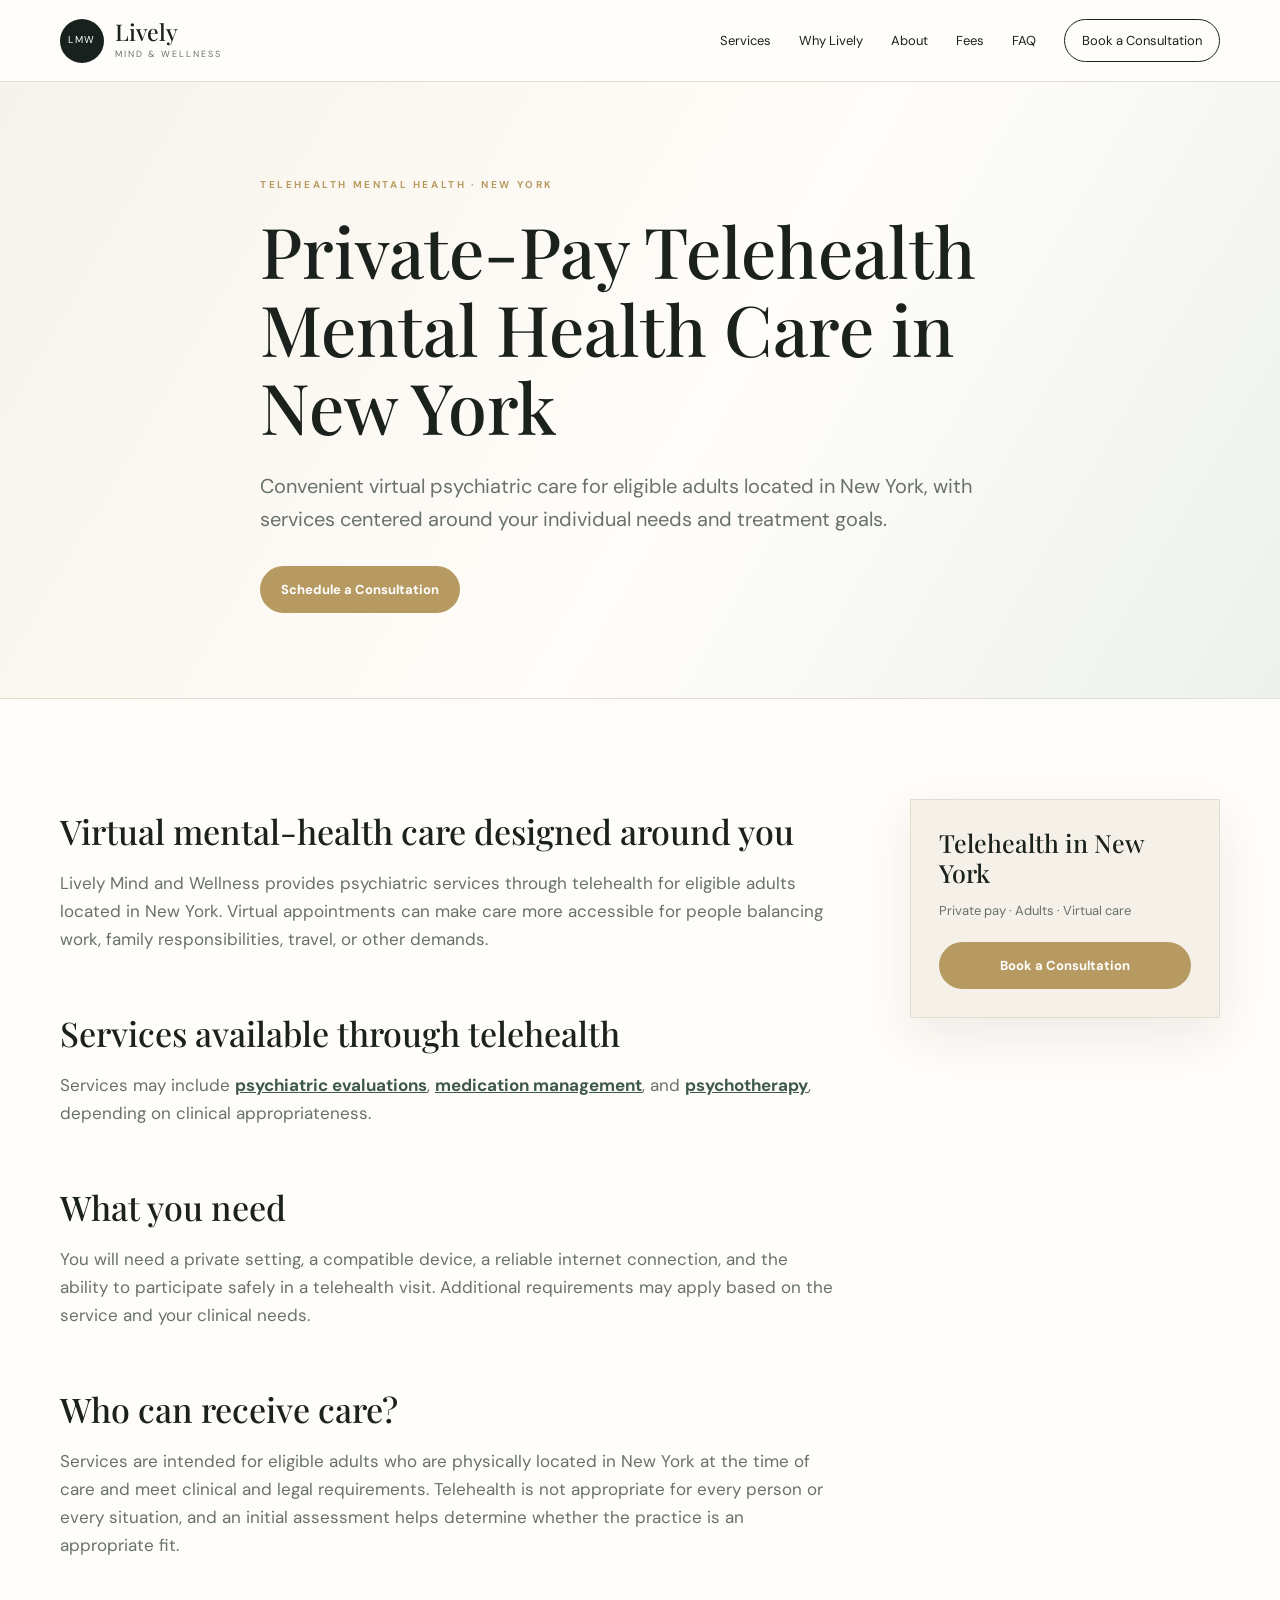
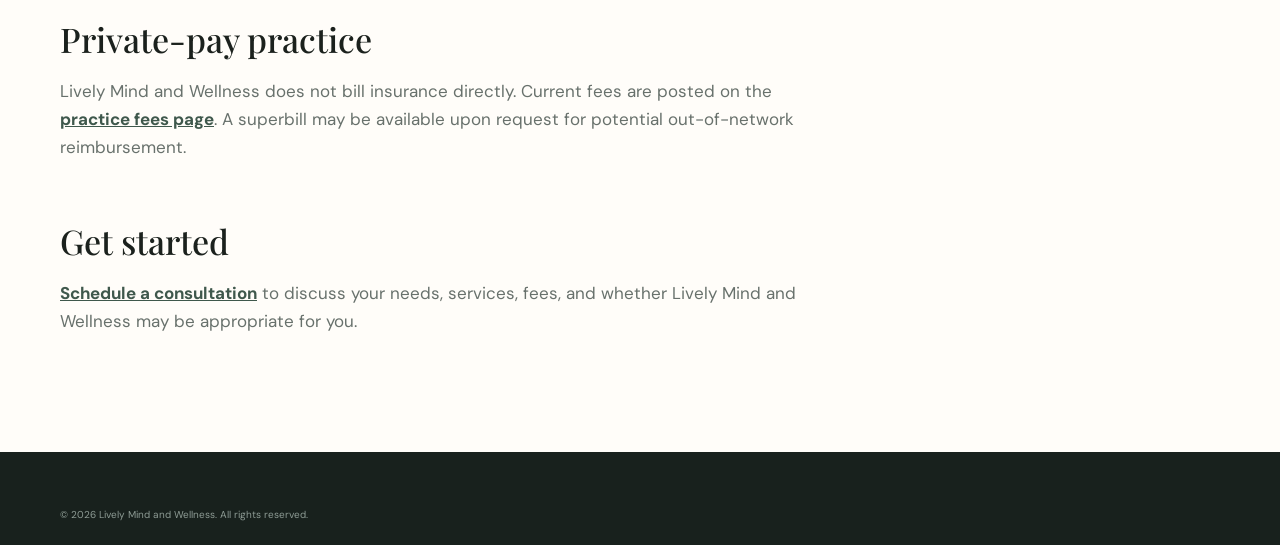
<file: telehealth-mental-health-new-york.html>
<!DOCTYPE html>
<html lang="en"><head><meta charset="UTF-8"><meta name="viewport" content="width=device-width,initial-scale=1.0">
<title>Telehealth Mental Health Services in New York | Lively Mind and Wellness</title>
<link rel="canonical" href="https://livelymentalhealth.org/telehealth-mental-health-new-york.html">
<meta name="description" content="Private-pay telehealth mental-health services for eligible adults located in New York, including psychiatric evaluation, medication management, and psychotherapy.">
<link rel="preconnect" href="https://fonts.googleapis.com"><link rel="preconnect" href="https://fonts.gstatic.com" crossorigin><link href="https://fonts.googleapis.com/css2?family=DM+Sans:wght@400;500;600;700&family=Playfair+Display:ital,wght@400;500;600&display=swap" rel="stylesheet"><link rel="stylesheet" href="styles.css"><script async src="https://www.googletagmanager.com/gtag/js?id=G-FXR1NEJF86"></script><script>window.dataLayer=window.dataLayer||[];function gtag(){dataLayer.push(arguments);}gtag("js",new Date());gtag("config","G-FXR1NEJF86");</script></head>
<body><header class="header"><div class="container nav-wrap"><a class="logo" href="index.html"><span class="logo-circle">LMW</span><span class="logo-type"><strong>Lively</strong><small>Mind &amp; Wellness</small></span></a><nav><a href="index.html#services">Services</a><a href="index.html#why">Why Lively</a><a href="index.html#about">About</a><a href="index.html#fees">Fees</a><a href="index.html#faq">FAQ</a><a class="nav-book" href="index.html#book">Book a Consultation</a></nav></div></header>
<main><section class="seo-hero"><div class="container narrow"><div class="eyebrow">TELEHEALTH MENTAL HEALTH · NEW YORK</div><h1>Private-Pay Telehealth Mental Health Care in New York</h1><p class="seo-lead">Convenient virtual psychiatric care for eligible adults located in New York, with services centered around your individual needs and treatment goals.</p><a class="btn gold" href="index.html#book">Schedule a Consultation</a></div></section>
<section class="seo-content"><div class="container seo-layout"><article><h2>Virtual mental-health care designed around you</h2><p>Lively Mind and Wellness provides psychiatric services through telehealth for eligible adults located in New York. Virtual appointments can make care more accessible for people balancing work, family responsibilities, travel, or other demands.</p><h2>Services available through telehealth</h2><p>Services may include <a href="psychiatric-evaluation-new-york.html">psychiatric evaluations</a>, <a href="medication-management-new-york.html">medication management</a>, and <a href="psychotherapy-new-york.html">psychotherapy</a>, depending on clinical appropriateness.</p><h2>What you need</h2><p>You will need a private setting, a compatible device, a reliable internet connection, and the ability to participate safely in a telehealth visit. Additional requirements may apply based on the service and your clinical needs.</p><h2>Who can receive care?</h2><p>Services are intended for eligible adults who are physically located in New York at the time of care and meet clinical and legal requirements. Telehealth is not appropriate for every person or every situation, and an initial assessment helps determine whether the practice is an appropriate fit.</p><h2>Private-pay practice</h2><p>Lively Mind and Wellness does not bill insurance directly. Current fees are posted on the <a href="index.html#fees">practice fees page</a>. A superbill may be available upon request for potential out-of-network reimbursement.</p><h2>Get started</h2><p><a href="index.html#book">Schedule a consultation</a> to discuss your needs, services, fees, and whether Lively Mind and Wellness may be appropriate for you.</p></article><aside class="seo-aside"><div><strong>Telehealth in New York</strong><p>Private pay · Adults · Virtual care</p><a class="btn gold full" href="index.html#book">Book a Consultation</a></div></aside></div></section></main>
<footer><div class="container copyright-only">© <span id="year"></span> Lively Mind and Wellness. All rights reserved.</div></footer><script>document.getElementById('year').textContent=new Date().getFullYear();</script></body></html>
</file>
<file: styles.css>
body{margin:0;background:#fffdf9;color:#1b211d;font-family:"DM Sans",sans-serif;line-height:1.65}*{box-sizing:border-box}html{scroll-behavior:smooth}a{color:inherit}.container{width:min(1160px,92%);margin:auto}.narrow{width:min(760px,92%);margin:auto}.center{text-align:center}.header{height:82px;position:sticky;top:0;z-index:20;background:rgba(255,253,249,.95);backdrop-filter:blur(14px);border-bottom:1px solid #e4ddd1}.nav-wrap{height:100%;display:flex;align-items:center;justify-content:space-between}.logo{display:flex;align-items:center;gap:11px;text-decoration:none}.logo-circle{width:44px;height:44px;border-radius:50%;display:grid;place-items:center;background:#18211d;color:#fff;font-size:10px;letter-spacing:1.5px}.logo-type strong{display:block;font:500 23px/1 "Playfair Display",serif}.logo-type small{display:block;color:#68716c;font-size:9px;letter-spacing:2px;text-transform:uppercase;margin-top:4px}nav{display:flex;align-items:center;gap:28px;font-size:13px}nav a{text-decoration:none}.nav-book{border:1px solid #1b211d;border-radius:999px;padding:10px 17px}.menu{display:none;background:none;border:0;font-size:25px}.hero{position:relative;overflow:hidden;background:linear-gradient(120deg,#f7f3eb,#fffdf9 55%,#edf1ed);padding:90px 0 85px}.hero-grid{display:grid;grid-template-columns:1.05fr .95fr;align-items:center;gap:70px}.hero-orb{position:absolute;border-radius:50%;opacity:.45}.orb-one{width:500px;height:500px;right:-220px;top:-250px;background:#ddc79b}.orb-two{width:250px;height:250px;left:-130px;bottom:-140px;background:#cbd7ce}.hero-copy,.hero-visual{position:relative}.eyebrow{font-size:10px;font-weight:700;letter-spacing:2.6px;color:#b79a62;margin-bottom:17px}.hero h1,h2{font-family:"Playfair Display",serif;font-weight:500;line-height:1.12}.hero h1{font-size:clamp(50px,6vw,78px);margin:0 0 24px}.hero-lead{font-size:19px;color:#68716c}.actions{display:flex;gap:13px;flex-wrap:wrap;margin:32px 0 18px}.btn{display:inline-flex;align-items:center;justify-content:center;border-radius:999px;padding:13px 21px;text-decoration:none;font-weight:700;font-size:13px}.gold{background:#b79a62;color:#fff}.outline{border:1px solid #1b211d}.dark{background:#18211d;color:#fff}.full{width:100%}.micro-trust{display:flex;gap:12px;color:#3f584c;font-size:11px;font-weight:700}.micro-trust i{font-style:normal;color:#b79a62}.hero-visual{max-width:500px;margin:auto}.portrait-frame{padding:13px 13px 20px;background:#fff;border:1px solid #e4ddd1;box-shadow:0 30px 70px rgba(24,33,29,.13);transform:rotate(1deg);overflow:hidden}.portrait-placeholder{height:560px;background:linear-gradient(145deg,#d8ded8,#a7b6aa 55%,#64796d);display:grid;place-items:center;color:#fff;text-align:center;font:500 28px/1.25 "Playfair Display",serif;letter-spacing:2px}.portrait-caption{padding:22px 12px 2px;background:#fff;text-align:center;position:relative;z-index:2}.portrait-caption span{display:block;font:500 23px/1.2 "Playfair Display",serif;margin-bottom:8px}.portrait-caption small{display:block;color:#68716c;font-size:10px;line-height:1.5;letter-spacing:1.2px;text-transform:uppercase;max-width:360px;margin:0 auto}.gold-stamp{position:absolute;right:-40px;bottom:55px;width:125px;height:125px;border:1px solid #b79a62;border-radius:50%;background:rgba(255,253,249,.93);display:grid;place-items:center;text-align:center;color:#b79a62;font-size:9px;line-height:1.5;letter-spacing:2px}.hero~section,section{padding:100px 0}.signature-intro{background:#fffdf9}h2{font-size:clamp(38px,4vw,55px);margin:0 0 20px}.signature-intro p{font-size:18px;color:#68716c}.services{background:#f5f1e9}.section-top{display:flex;justify-content:space-between;gap:50px;align-items:end;margin-bottom:48px}.section-top>p{max-width:410px;color:#68716c}.service-grid{display:grid;grid-template-columns:repeat(3,1fr);gap:18px}.service{background:#fffdf9;border:1px solid #e4ddd1;padding:34px;min-height:350px}.service .number{color:#b79a62;font-size:11px;font-weight:700;letter-spacing:2px}.service h3{font:500 29px/1.15 "Playfair Display",serif;margin:58px 0 15px}.service p{color:#68716c;min-height:100px}.service a{font-weight:700;text-decoration:none;color:#3f584c;font-size:13px}.why{background:#18211d;color:#fff}.why-grid{display:grid;grid-template-columns:1fr 1fr;gap:90px}.why h2{color:#fff}.lead-dark{color:#bdc8c2;font-size:19px}.benefits{border-top:1px solid rgba(255,255,255,.17)}.benefits div{display:grid;grid-template-columns:45px 1fr;gap:15px;padding:22px 0;border-bottom:1px solid rgba(255,255,255,.17);color:#c6d0ca}.benefits b{color:#d7bd86;font-size:11px}.benefits strong{color:#fff}.about{background:#fbf8f1}.about-grid{display:grid;grid-template-columns:.85fr 1.15fr;gap:90px;align-items:center}.about-photo{max-width:470px}.tall{height:590px}.credential{color:#b79a62;font-weight:700;font-size:12px;letter-spacing:.8px;text-transform:uppercase}.about-copy p{color:#68716c;font-size:17px}.price-grid{display:grid;grid-template-columns:repeat(4,1fr);gap:17px;margin-top:45px}.price{border:1px solid #e4ddd1;padding:28px;display:flex;flex-direction:column}.featured{border:2px solid #b79a62}.price small{color:#b79a62;font-size:9px;font-weight:700;letter-spacing:2px}.price h3{font:500 23px/1.2 "Playfair Display",serif;min-height:62px}.amount{font:500 43px "Playfair Display",serif}.price p{color:#68716c;min-height:85px;font-size:13px}.fee-box{margin-top:25px;background:#f5f1e9;border-left:3px solid #b79a62;padding:18px;color:#68716c;font-size:13px}.focus{background:#f5f1e9}.pills{display:flex;flex-wrap:wrap;justify-content:center;gap:10px;margin-top:35px}.pills span{border:1px solid #e4ddd1;background:#fff;padding:11px 17px;border-radius:999px;font-size:13px}.faq{background:#fffdf9}details{border-bottom:1px solid #e4ddd1;padding:21px 0}summary{font-weight:700;cursor:pointer}details p{color:#68716c}.book{background:#e9eee9}.book-grid{display:grid;grid-template-columns:1fr .8fr;gap:90px;align-items:center}.book p{font-size:18px;color:#68716c}.contact-card{display:flex;align-items:center;gap:14px;margin-top:30px}.contact-card>span{color:#b79a62;font-size:25px}.contact-card small{display:block;color:#68716c;font-size:11px}.book-card{background:#fffdf9;border:1px solid #e4ddd1;padding:35px;box-shadow:0 20px 55px rgba(24,33,29,.09)}.book-card h3{font:500 30px "Playfair Display",serif}.tiny{font-size:10px!important}.legal{padding:55px 0;background:#f0ece4;color:#68716c;font-size:12px}.legal h3{color:#1b211d}.legal-links{display:flex;flex-wrap:wrap;gap:18px}.legal-links a{color:#3f584c;font-weight:700}footer{background:#18211d;color:#c4cec8;padding:55px 0 22px}.footer-grid{display:grid;grid-template-columns:2fr 1fr 1fr;gap:50px}.footer-logo .logo-type strong{color:#fff}.footer-grid p{color:#98a69e;font-size:12px}.footer-grid>div>a{display:block;text-decoration:none;color:#c4cec8;font-size:12px;margin:8px 0}.copyright{border-top:1px solid rgba(255,255,255,.12);margin-top:40px;padding-top:18px;color:#8e9c95;font-size:10px}@media(max-width:900px){nav{display:none}.menu{display:block}.hero-grid,.why-grid,.about-grid,.book-grid{grid-template-columns:1fr;gap:45px}.service-grid,.price-grid{grid-template-columns:1fr 1fr}.section-top{display:block}.gold-stamp{right:0}}@media(max-width:620px){section{padding:72px 0}.hero{padding:65px 0}.hero h1{font-size:47px}.portrait-placeholder{height:430px}.service-grid,.price-grid,.footer-grid{grid-template-columns:1fr}.micro-trust{display:grid}.gold-stamp{width:100px;height:100px}.book-grid{gap:35px}}.portrait-placeholder img{width:100%;height:100%;object-fit:cover;object-position:center top;display:block}.booking-embed{width:100%;overflow:hidden;background:#fff;border:1px solid #e4ddd1}.booking-embed iframe{display:block;width:100%;max-width:1190px;min-height:380px;border:0}.book-card{width:100%}
.seo-hero{background:linear-gradient(120deg,#f7f3eb,#fffdf9 55%,#edf1ed);padding:95px 0 85px;border-bottom:1px solid #e4ddd1}.seo-hero h1{font:500 clamp(45px,5.5vw,70px)/1.12 "Playfair Display",serif;margin:0 0 24px;max-width:950px}.seo-lead{font-size:20px;color:#68716c;max-width:760px;margin:0 0 30px}.seo-content{background:#fffdf9}.seo-layout{display:grid;grid-template-columns:minmax(0,1fr) 310px;gap:75px;align-items:start}.seo-content article h2{font:500 34px/1.2 "Playfair Display",serif;margin:0 0 14px;padding-top:12px}.seo-content article h2:not(:first-child){margin-top:48px}.seo-content article p{font-size:17px;color:#68716c}.seo-content article a{color:#3f584c;font-weight:700}.seo-aside{position:sticky;top:105px}.seo-aside>div{background:#f5f1e9;border:1px solid #e4ddd1;padding:28px;box-shadow:0 18px 45px rgba(24,33,29,.08)}.seo-aside strong{display:block;font:500 25px/1.2 "Playfair Display",serif;margin-bottom:12px}.seo-aside p,.seo-aside small{display:block;color:#68716c;font-size:13px;margin:0 0 20px}.seo-price{display:block;font:500 42px "Playfair Display",serif;color:#1b211d!important;margin:8px 0}.copyright-only{border-top:0!important;margin-top:0!important;padding-top:0!important;color:#8e9c95;font-size:10px} 
@media(max-width:900px){.seo-layout{grid-template-columns:1fr;gap:35px}.seo-aside{position:static}.seo-content article h2:not(:first-child){margin-top:38px}}
</file>
